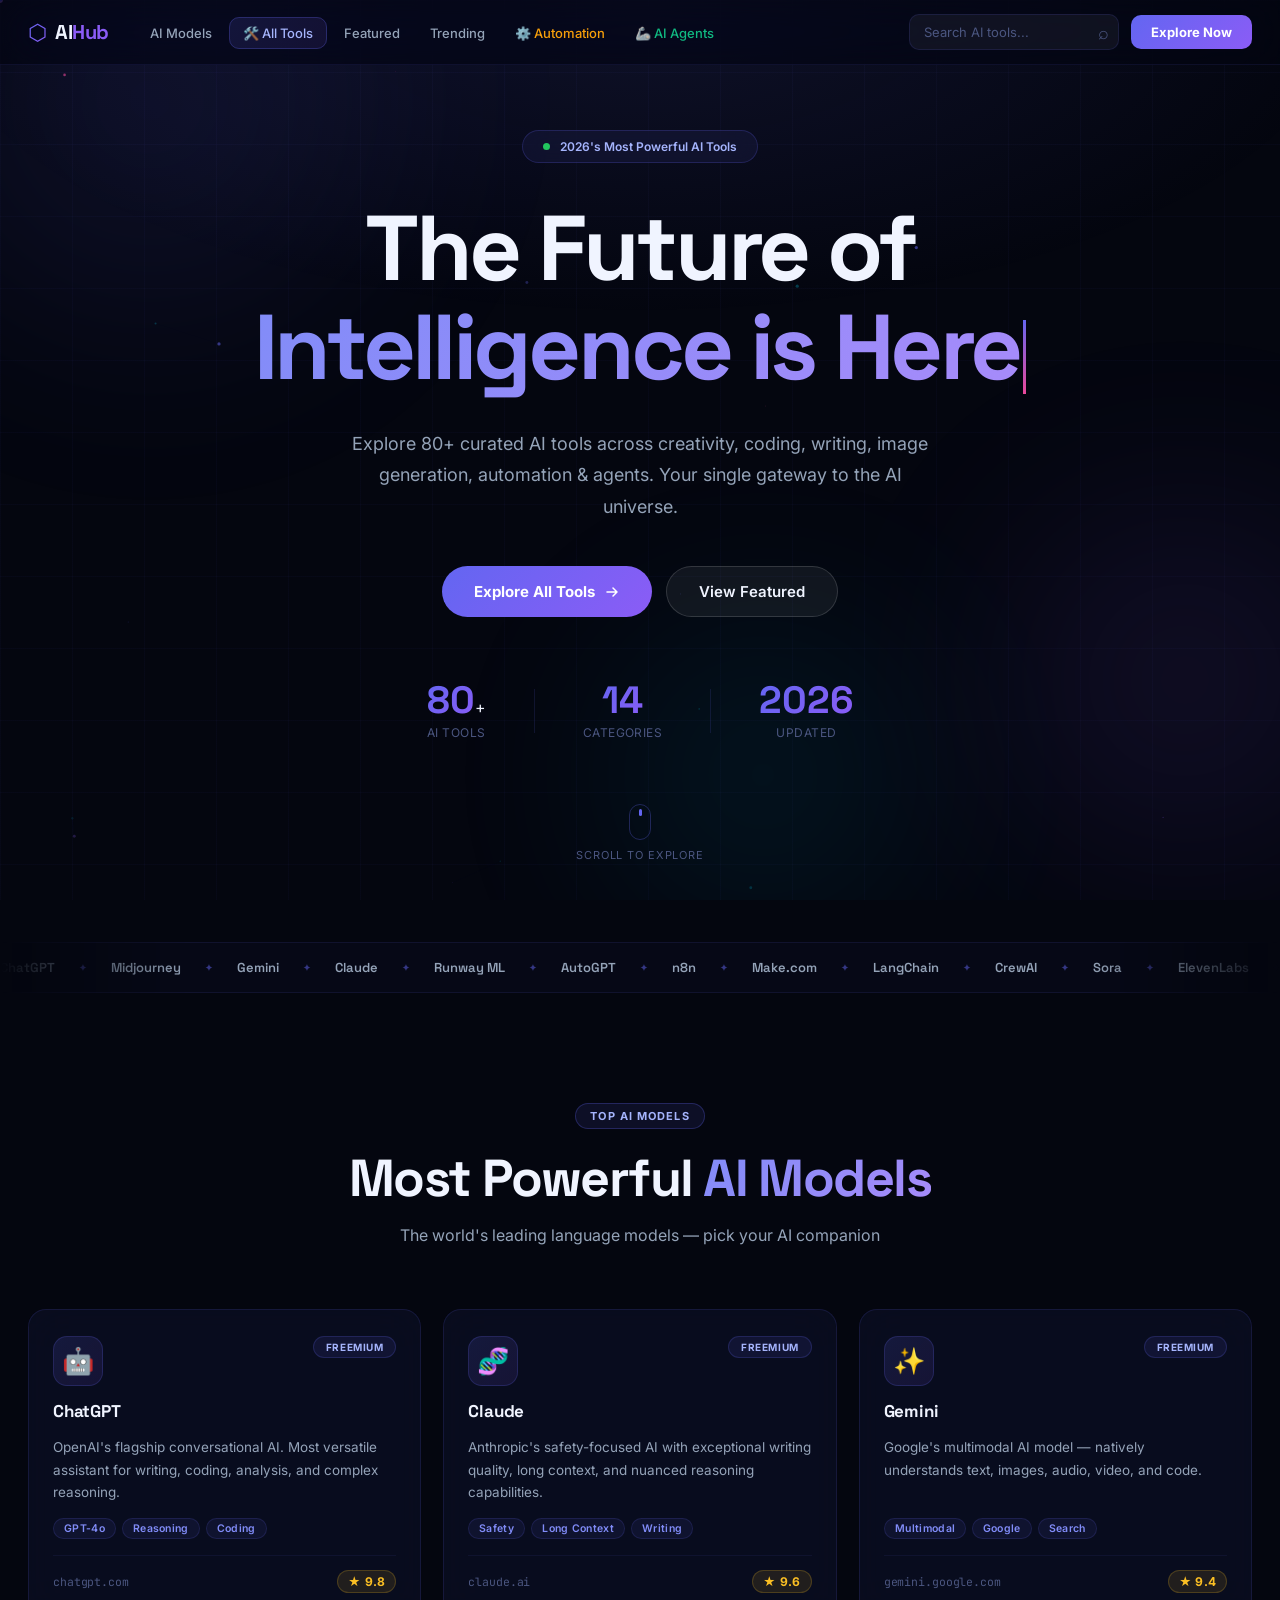
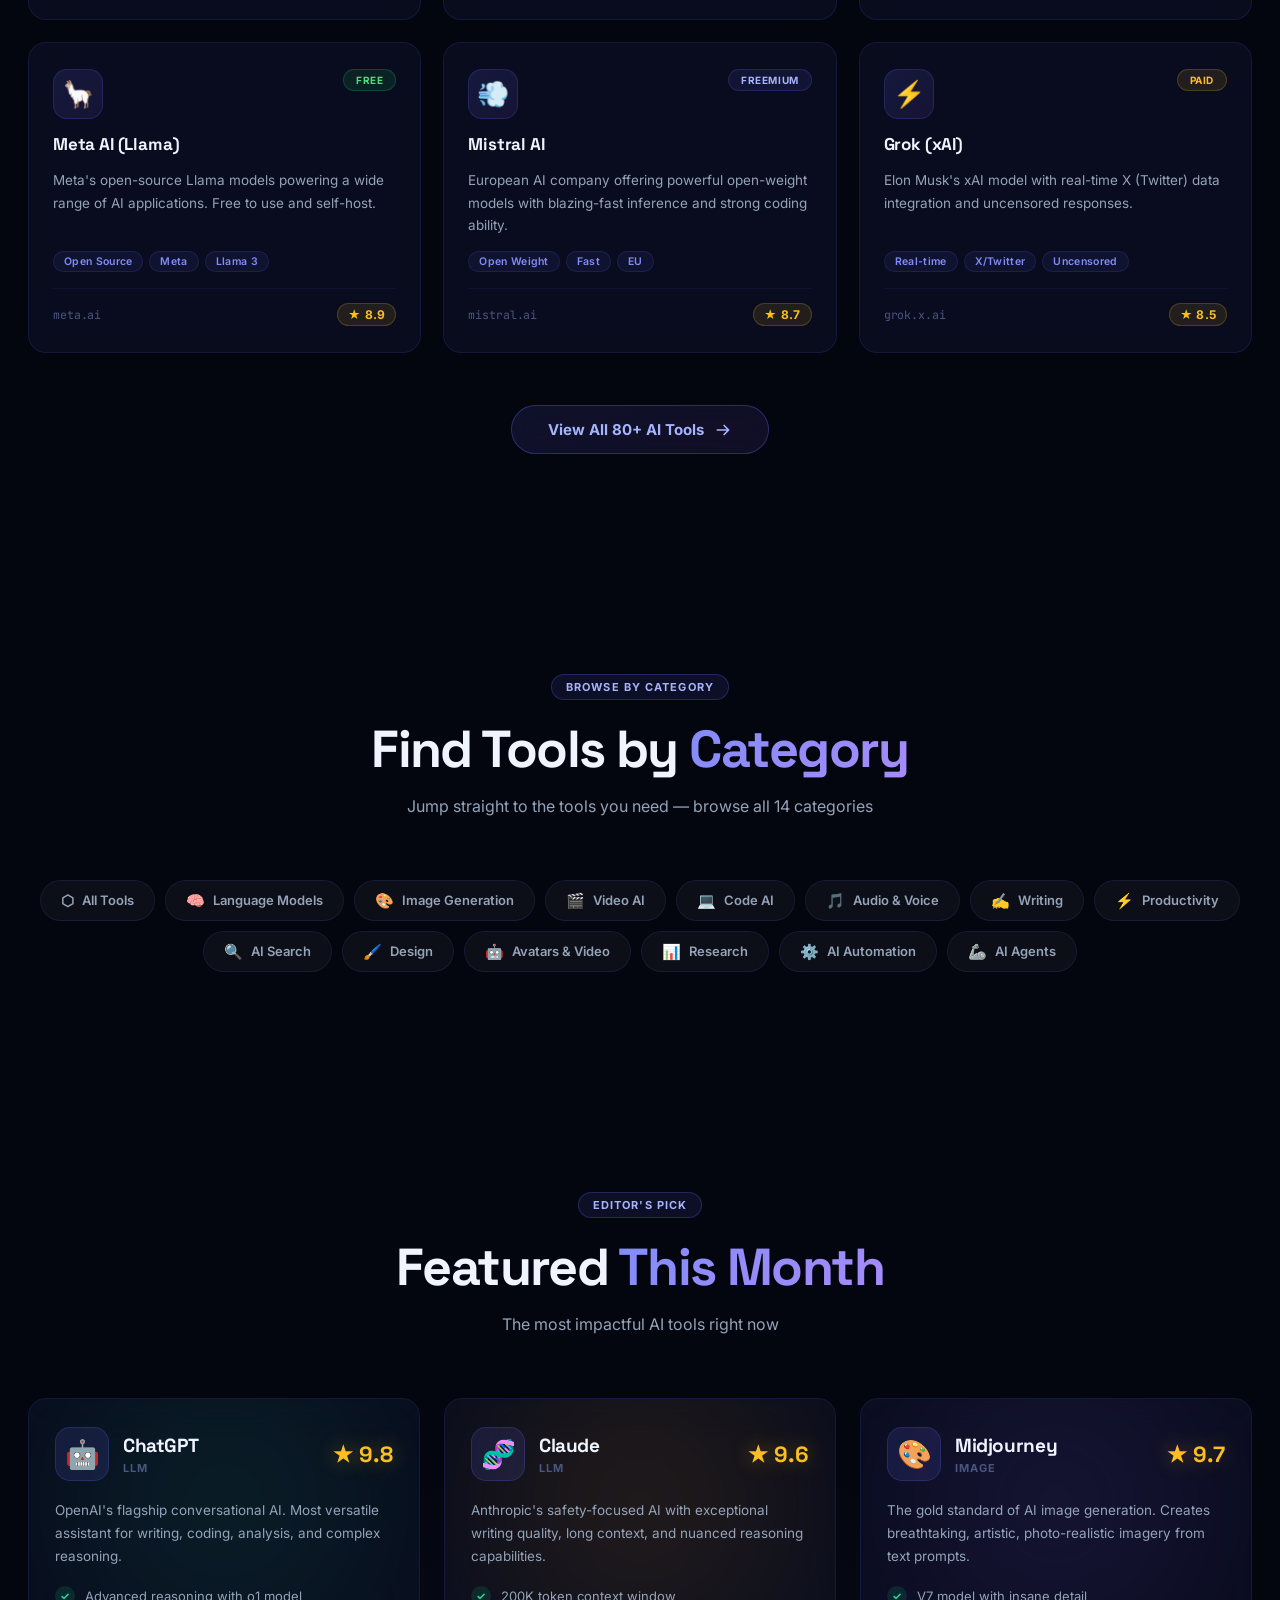
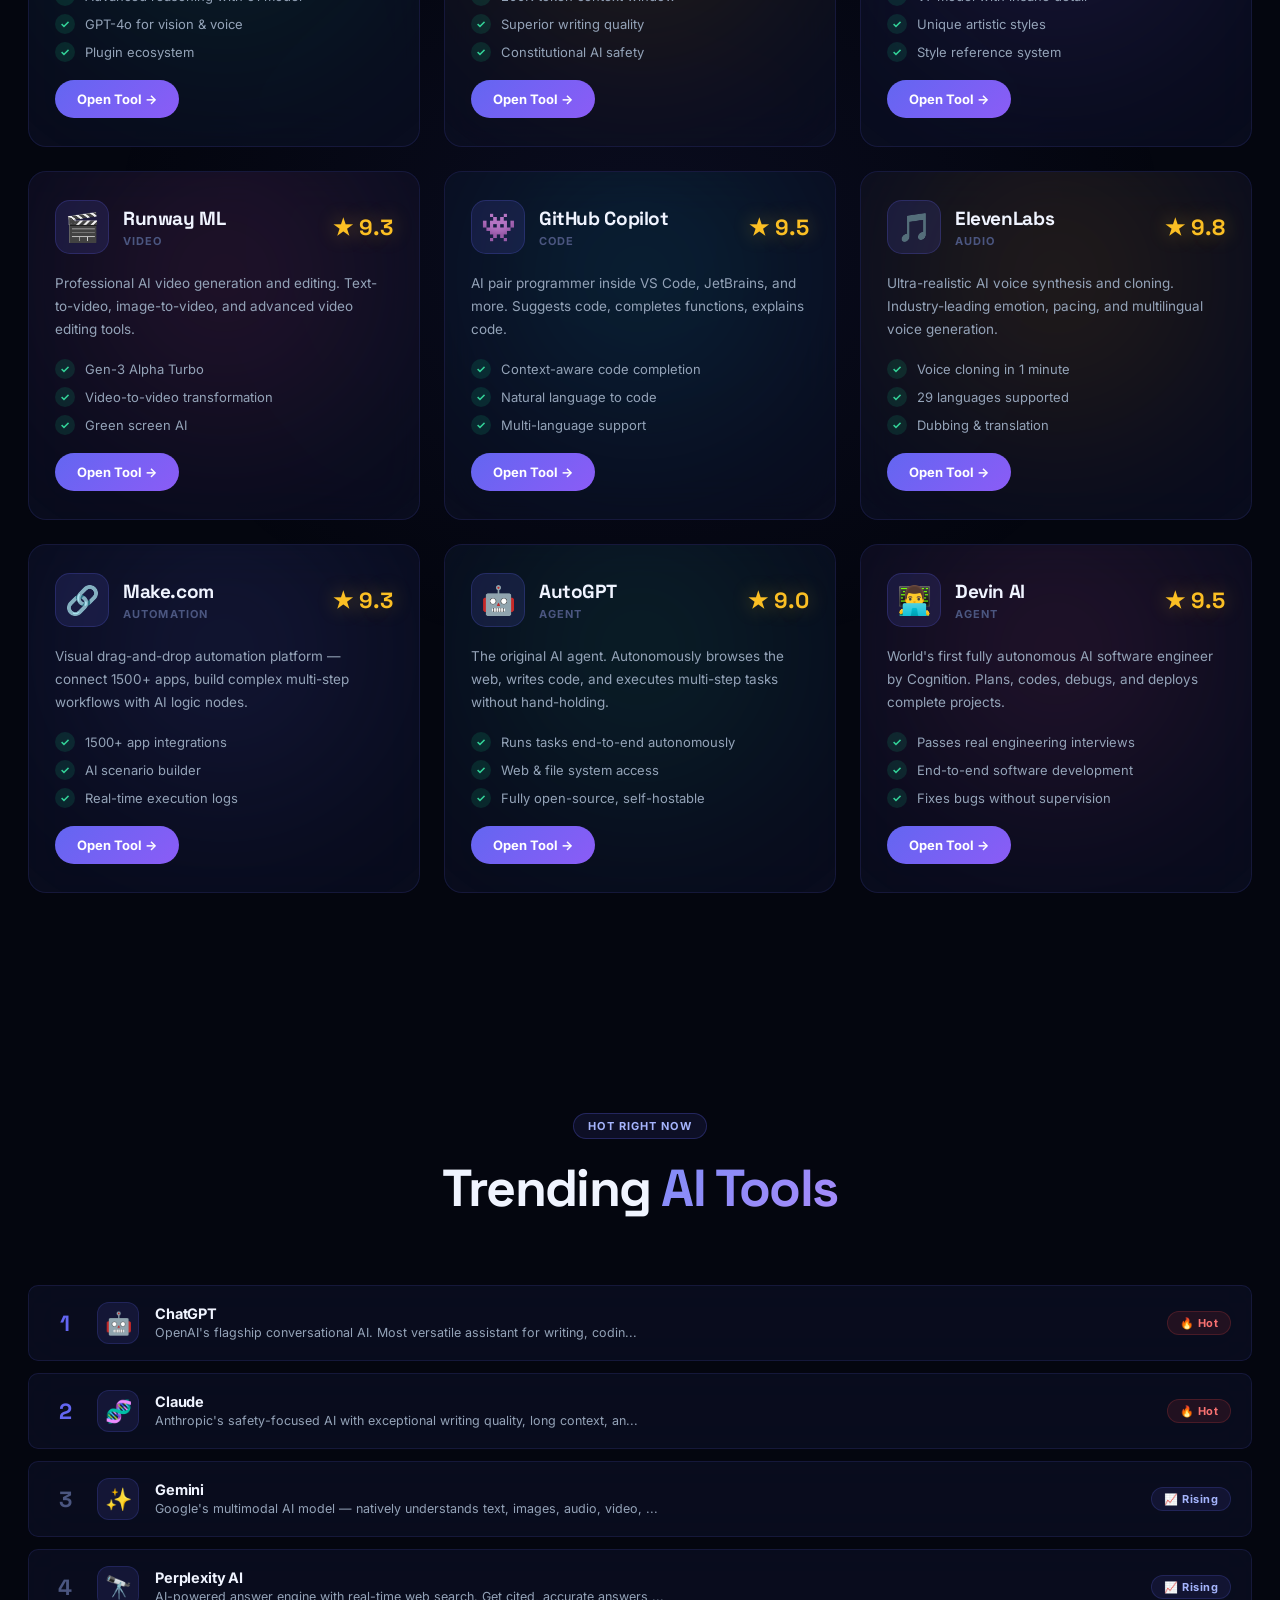
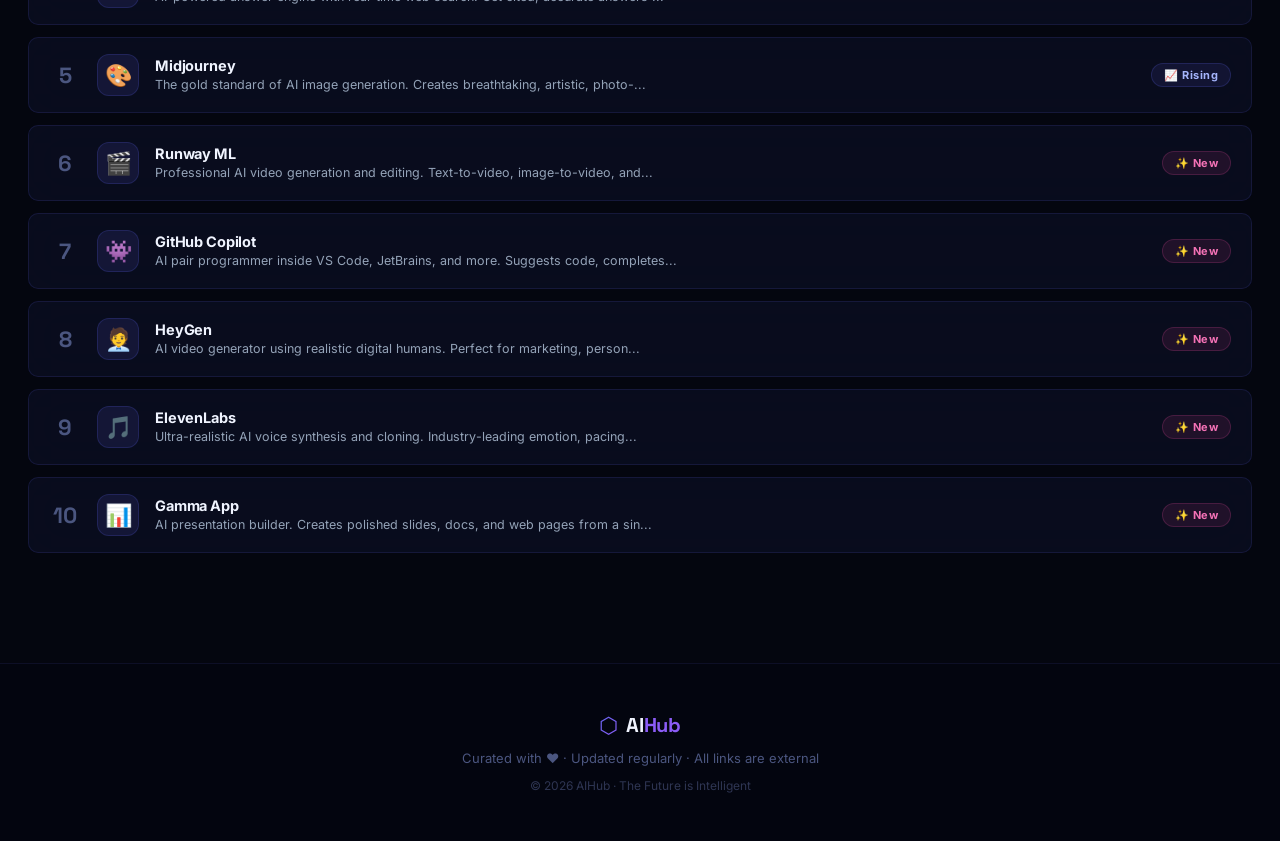
<file: index.html>
<!DOCTYPE html>
<html lang="en">

<head>
    <meta charset="UTF-8" />
    <meta name="viewport" content="width=device-width, initial-scale=1.0" />
    <title>AI Tools Hub — Explore the Future of Intelligence</title>
    <meta name="description"
        content="Discover the best AI tools of 2025. Curated collection of AI-powered apps, models, and platforms for creators, developers, and businesses." />
    <link rel="preconnect" href="https://fonts.googleapis.com" />
    <link rel="preconnect" href="https://fonts.gstatic.com" crossorigin />
    <link
        href="https://fonts.googleapis.com/css2?family=Inter:wght@300;400;500;600;700;800;900&family=Space+Grotesk:wght@400;500;600;700&family=JetBrains+Mono:wght@400;500&display=swap"
        rel="stylesheet" />
    <link rel="stylesheet" href="style.css" />
</head>

<body>

    <!-- Animated Background soft -->
    <div class="bg-grid"></div>
    <div class="orbs">
        <div class="orb orb-1"></div>
        <div class="orb orb-2"></div>
        <div class="orb orb-3"></div>
    </div>
    <canvas id="particles"></canvas>

    <!-- Navigation -->
    <nav class="navbar" id="navbar">
        <div class="nav-inner">
            <div class="nav-logo">
                <span class="logo-icon">⬡</span>
                <span class="logo-text">AI<span class="accent">Hub</span></span>
            </div>
            <ul class="nav-links">
                <li><a href="#models" class="nav-link">AI Models</a></li>
                <li><a href="all-tools.html" class="nav-link nav-link-tools">🛠️ All Tools</a></li>
                <li><a href="#featured" class="nav-link">Featured</a></li>
                <li><a href="#trending" class="nav-link">Trending</a></li>
                <li><a href="all-tools.html?cat=automation" class="nav-link nav-link-auto">⚙️ Automation</a></li>
                <li><a href="all-tools.html?cat=agent" class="nav-link nav-link-agent">🦾 AI Agents</a></li>
            </ul>
            <div class="nav-actions">
                <div class="search-wrap">
                    <input type="text" class="search-input" id="searchInput" placeholder="Search AI tools..." />
                    <span class="search-icon">⌕</span>
                </div>
                <button class="btn-glow" onclick="scrollToTools()">Explore Now</button>
            </div>
        </div>
    </nav>

    <!-- Hero Section -->
    <section class="hero">
        <div class="hero-badge">
            <span class="badge-dot"></span>
            <span>2026's Most Powerful AI Tools</span>
        </div>
        <h1 class="hero-title">
            The Future of <br />
            <span class="gradient-text typing-text" id="typingText"></span>
        </h1>
        <p class="hero-sub">Explore 80+ curated AI tools across creativity, coding, writing, image generation,
            automation &amp; agents.
            Your single gateway to the AI universe.</p>
        <div class="hero-cta">
            <a class="btn-primary" href="all-tools.html">
                <span>Explore All Tools</span>
                <svg width="16" height="16" viewBox="0 0 16 16" fill="none">
                    <path d="M3 8H13M13 8L9 4M13 8L9 12" stroke="currentColor" stroke-width="1.5" stroke-linecap="round"
                        stroke-linejoin="round" />
                </svg>
            </a>
            <button class="btn-secondary"
                onclick="document.getElementById('featured').scrollIntoView({behavior:'smooth'})">
                View Featured
            </button>
        </div>
        <div class="hero-stats">
            <div class="stat"><span class="stat-num" data-target="80">0</span><span>+</span>
                <div class="stat-label">AI Tools</div>
            </div>
            <div class="stat-divider"></div>
            <div class="stat"><span class="stat-num" data-target="14">0</span><span></span>
                <div class="stat-label">Categories</div>
            </div>
            <div class="stat-divider"></div>
            <div class="stat"><span class="stat-num" data-target="2026">0</span><span></span>
                <div class="stat-label">Updated</div>
            </div>
        </div>
        <div class="hero-scroll">
            <div class="scroll-indicator">
                <div class="scroll-dot"></div>
            </div>
            <span>Scroll to explore</span>
        </div>
    </section>

    <!-- Marquee Banner -->
    <div class="marquee-wrap">
        <div class="marquee-track">
            <div class="marquee-content">
                <span>ChatGPT</span><span class="sep">✦</span>
                <span>Midjourney</span><span class="sep">✦</span>
                <span>Gemini</span><span class="sep">✦</span>
                <span>Claude</span><span class="sep">✦</span>
                <span>Runway ML</span><span class="sep">✦</span>
                <span>AutoGPT</span><span class="sep">✦</span>
                <span>n8n</span><span class="sep">✦</span>
                <span>Make.com</span><span class="sep">✦</span>
                <span>LangChain</span><span class="sep">✦</span>
                <span>CrewAI</span><span class="sep">✦</span>
                <span>Sora</span><span class="sep">✦</span>
                <span>ElevenLabs</span><span class="sep">✦</span>
                <span>Perplexity</span><span class="sep">✦</span>
                <span>GitHub Copilot</span><span class="sep">✦</span>
                <span>Notion AI</span><span class="sep">✦</span>
                <span>Synthesia</span><span class="sep">✦</span>
                <span>Devin AI</span><span class="sep">✦</span>
                <span>BabyAGI</span><span class="sep">✦</span>
                <span>ChatGPT</span><span class="sep">✦</span>
                <span>Midjourney</span><span class="sep">✦</span>
                <span>Gemini</span><span class="sep">✦</span>
                <span>Claude</span><span class="sep">✦</span>
                <span>AutoGPT</span><span class="sep">✦</span>
                <span>n8n</span><span class="sep">✦</span>
                <span>Make.com</span><span class="sep">✦</span>
                <span>LangChain</span><span class="sep">✦</span>
                <span>CrewAI</span><span class="sep">✦</span>
                <span>Sora</span><span class="sep">✦</span>
                <span>Devin AI</span><span class="sep">✦</span>
                <span>BabyAGI</span><span class="sep">✦</span>
            </div>
        </div>
    </div>

    <!-- Top AI Models Section (6 preview) -->
    <section class="section" id="models">
        <div class="container">
            <div class="section-header">
                <div class="tag">Top AI Models</div>
                <h2>Most Powerful <span class="gradient-text">AI Models</span></h2>
                <p>The world's leading language models &mdash; pick your AI companion</p>
            </div>
            <div class="tools-grid" id="modelsGrid"><!-- 6 model cards injected by JS --></div>
            <div class="view-all-wrap">
                <a href="all-tools.html" class="btn-view-all">
                    <span>View All 80+ AI Tools</span>
                    <svg width="18" height="18" viewBox="0 0 16 16" fill="none"><path d="M3 8H13M13 8L9 4M13 8L9 12" stroke="currentColor" stroke-width="1.5" stroke-linecap="round" stroke-linejoin="round" /></svg>
                </a>
            </div>
        </div>
    </section>

    <!-- Category Quick Links -->
    <section class="section" id="categories">
        <div class="container">
            <div class="section-header">
                <div class="tag">Browse by Category</div>
                <h2>Find Tools by <span class="gradient-text">Category</span></h2>
                <p>Jump straight to the tools you need &mdash; browse all 14 categories</p>
            </div>
            <div class="categories-grid">
                <a href="all-tools.html?cat=all" class="cat-btn"><span class="cat-icon">&#x2B21;</span> All Tools</a>
                <a href="all-tools.html?cat=llm" class="cat-btn"><span class="cat-icon">&#x1F9E0;</span> Language Models</a>
                <a href="all-tools.html?cat=image" class="cat-btn"><span class="cat-icon">&#x1F3A8;</span> Image Generation</a>
                <a href="all-tools.html?cat=video" class="cat-btn"><span class="cat-icon">&#x1F3AC;</span> Video AI</a>
                <a href="all-tools.html?cat=code" class="cat-btn"><span class="cat-icon">&#x1F4BB;</span> Code AI</a>
                <a href="all-tools.html?cat=audio" class="cat-btn"><span class="cat-icon">&#x1F3B5;</span> Audio &amp; Voice</a>
                <a href="all-tools.html?cat=writing" class="cat-btn"><span class="cat-icon">&#x270D;&#xFE0F;</span> Writing</a>
                <a href="all-tools.html?cat=productivity" class="cat-btn"><span class="cat-icon">&#x26A1;</span> Productivity</a>
                <a href="all-tools.html?cat=search" class="cat-btn"><span class="cat-icon">&#x1F50D;</span> AI Search</a>
                <a href="all-tools.html?cat=design" class="cat-btn"><span class="cat-icon">&#x1F58C;&#xFE0F;</span> Design</a>
                <a href="all-tools.html?cat=avatar" class="cat-btn"><span class="cat-icon">&#x1F916;</span> Avatars &amp; Video</a>
                <a href="all-tools.html?cat=research" class="cat-btn"><span class="cat-icon">&#x1F4CA;</span> Research</a>
                <a href="all-tools.html?cat=automation" class="cat-btn"><span class="cat-icon">&#x2699;&#xFE0F;</span> AI Automation</a>
                <a href="all-tools.html?cat=agent" class="cat-btn"><span class="cat-icon">&#x1F9BE;</span> AI Agents</a>
            </div>
        </div>
    </section>

    <!-- Featured Section -->
    <section class="section featured-section" id="featured">
        <div class="container">
            <div class="section-header">
                <div class="tag">Editor's Pick</div>
                <h2>Featured <span class="gradient-text">This Month</span></h2>
                <p>The most impactful AI tools right now</p>
            </div>
            <div class="featured-grid" id="featuredGrid">
                <!-- Featured cards injected by JS -->
            </div>
        </div>
    </section>

    <!-- Trending Section -->
    <section class="section" id="trending">
        <div class="container">
            <div class="section-header">
                <div class="tag">Hot Right Now</div>
                <h2>Trending <span class="gradient-text">AI Tools</span></h2>
            </div>
            <div class="trending-list" id="trendingList">
                <!-- Trending items injected by JS -->
            </div>
        </div>
    </section>

    <!-- Footer -->
    <footer class="footer">
        <div class="footer-inner">
            <div class="nav-logo">
                <span class="logo-icon">⬡</span>
                <span class="logo-text">AI<span class="accent">Hub</span></span>
            </div>
            <p class="footer-note">Curated with ♥ · Updated regularly · All links are external</p>
            <p class="footer-copy">© 2026 AIHub · The Future is Intelligent</p>
        </div>
    </footer>

    <script src="app.js"></script>
    <script>
        // Homepage: render 6 top AI model preview cards in one line some new
        document.addEventListener('DOMContentLoaded', () => {
            const TOP_MODELS = AI_TOOLS.filter(t => t.cat === 'llm').slice(0, 6);
            const grid = document.getElementById('modelsGrid');
            TOP_MODELS.forEach((tool, i) => grid.appendChild(createToolCard(tool, i * 60)));
        });
    </script>
</body>

</html>
</file>
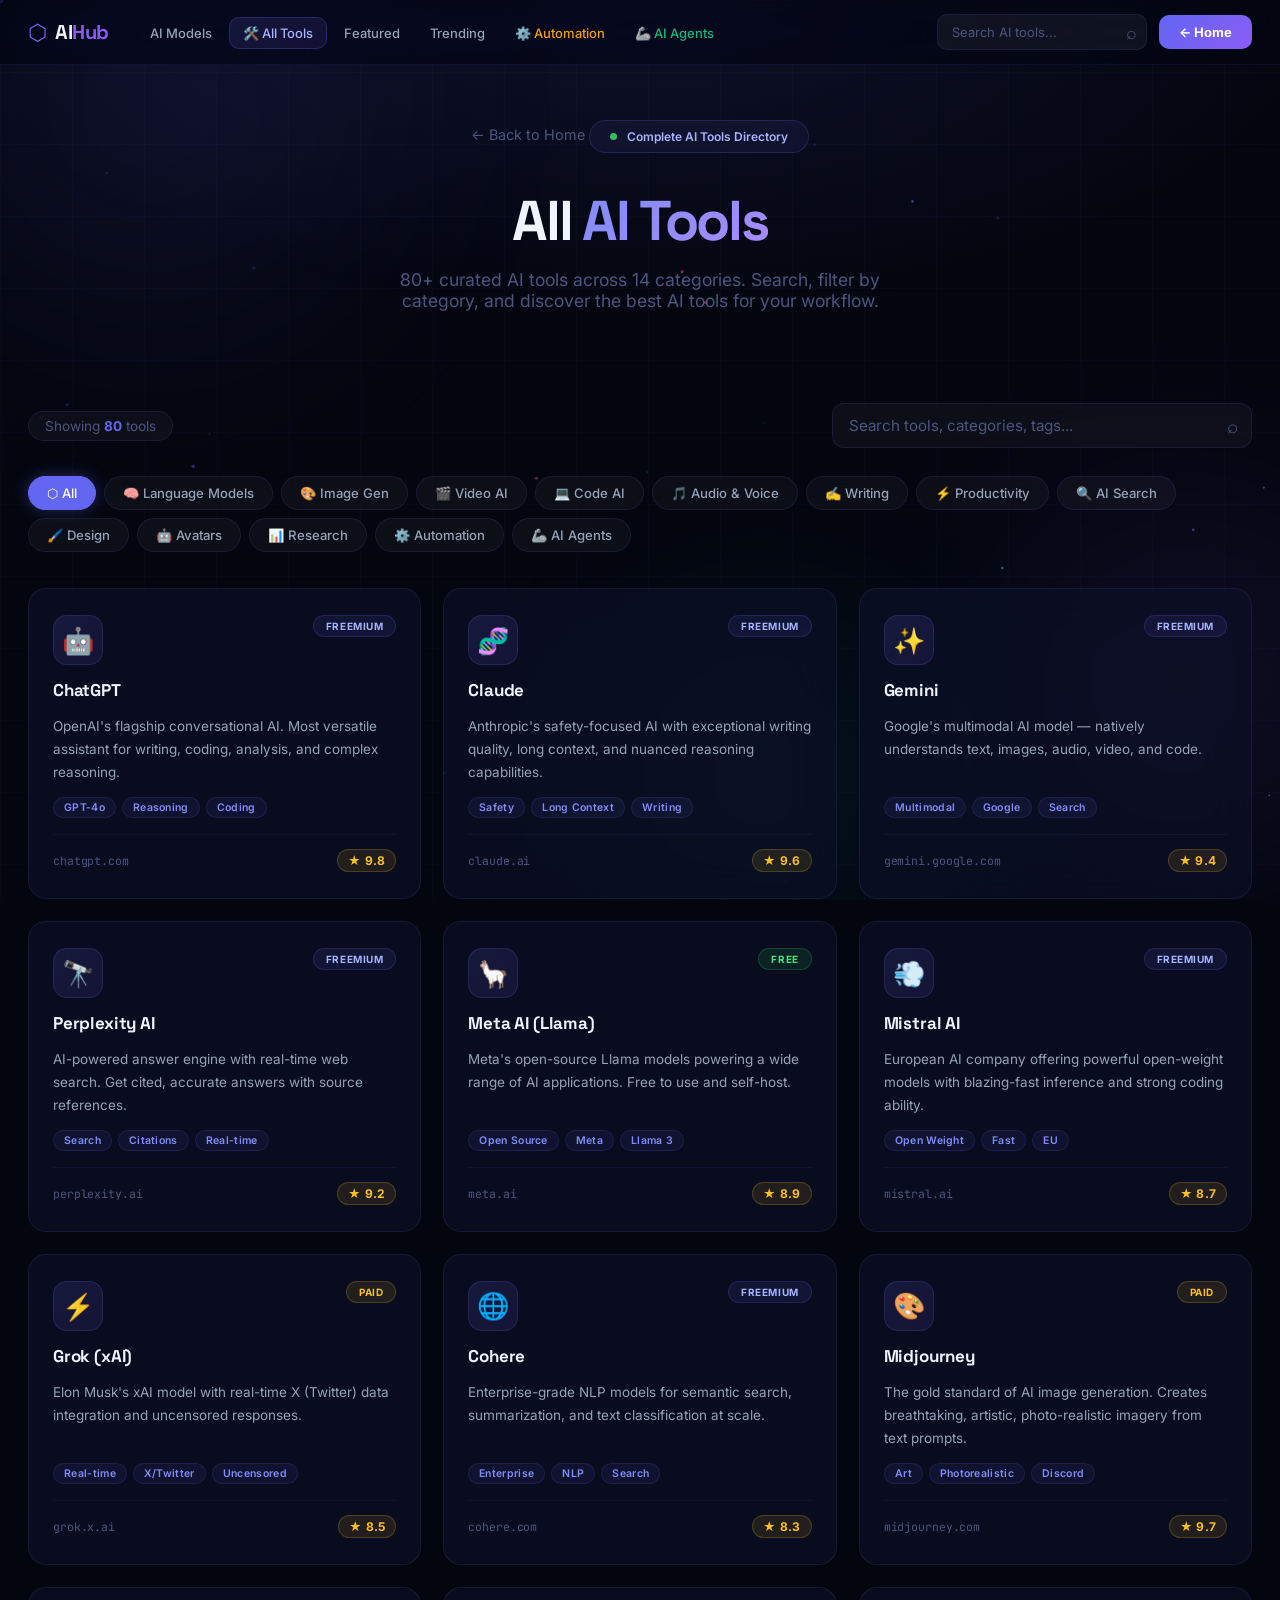
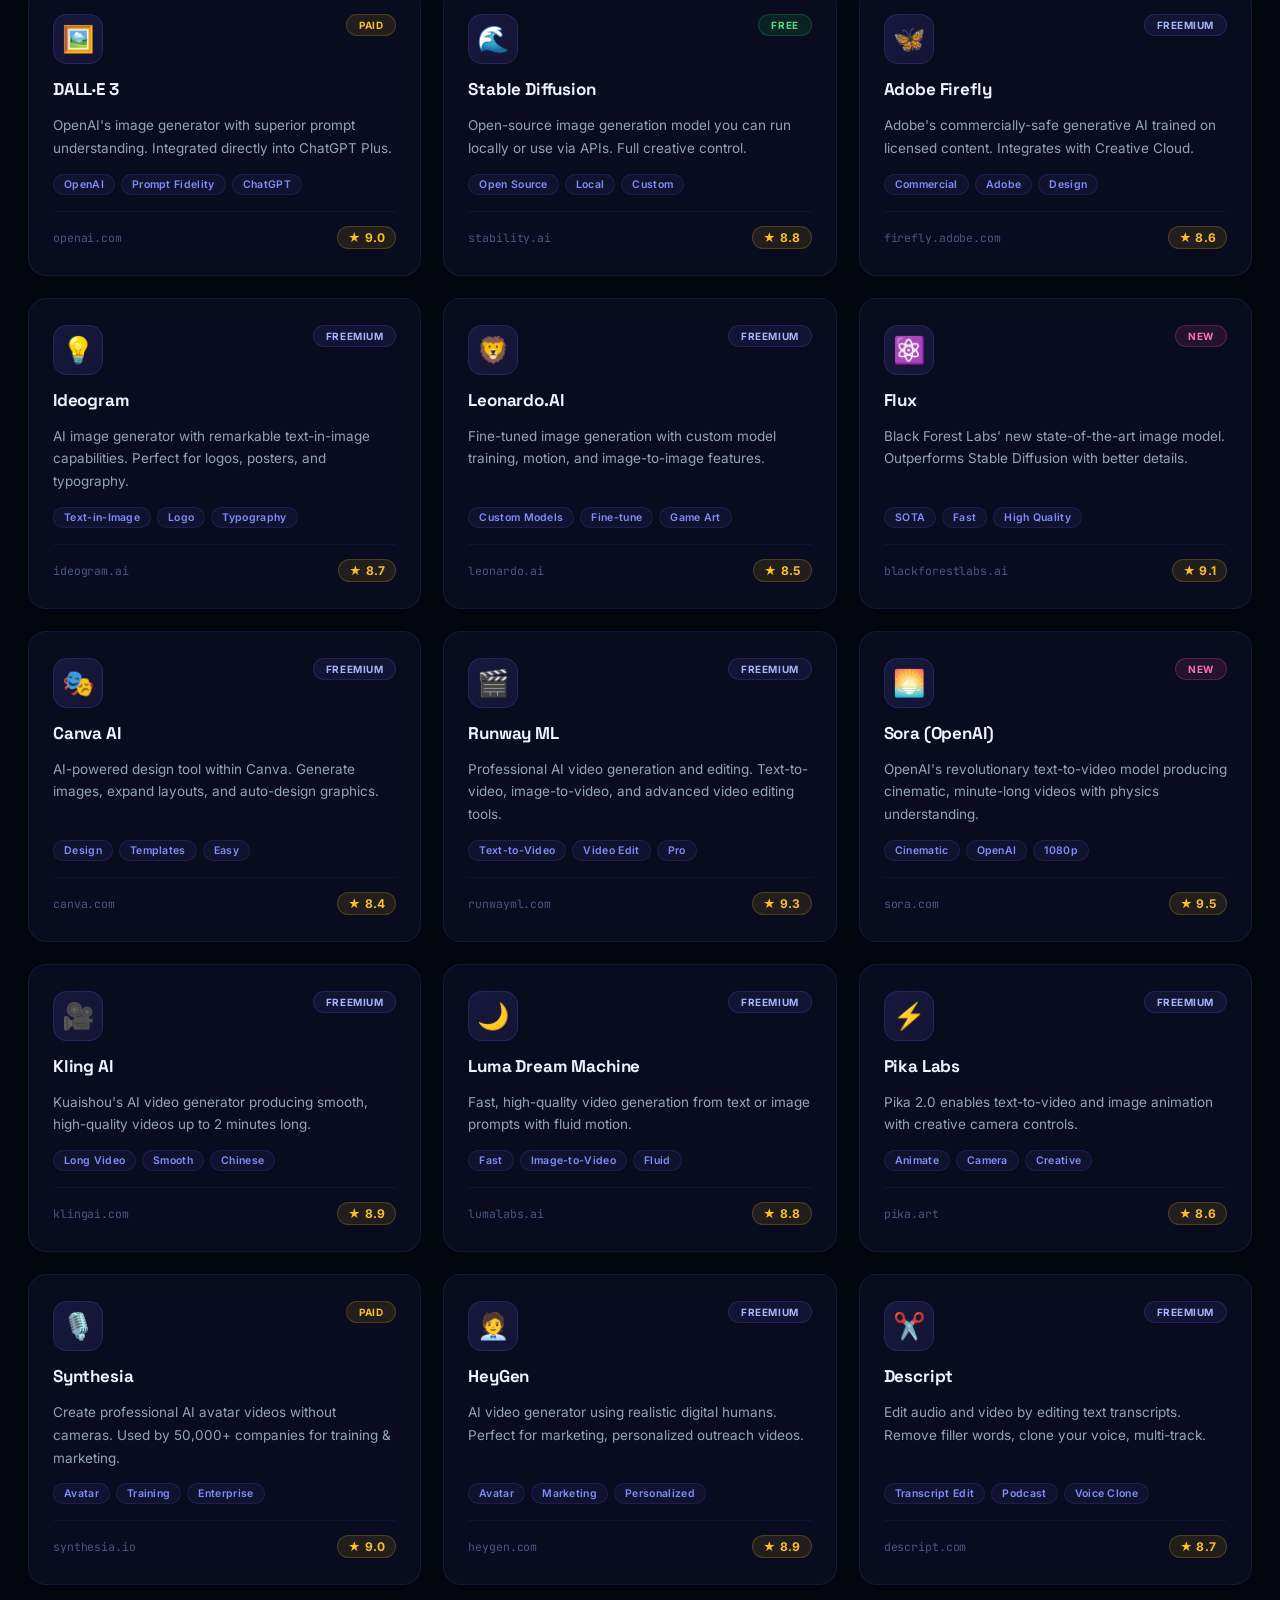
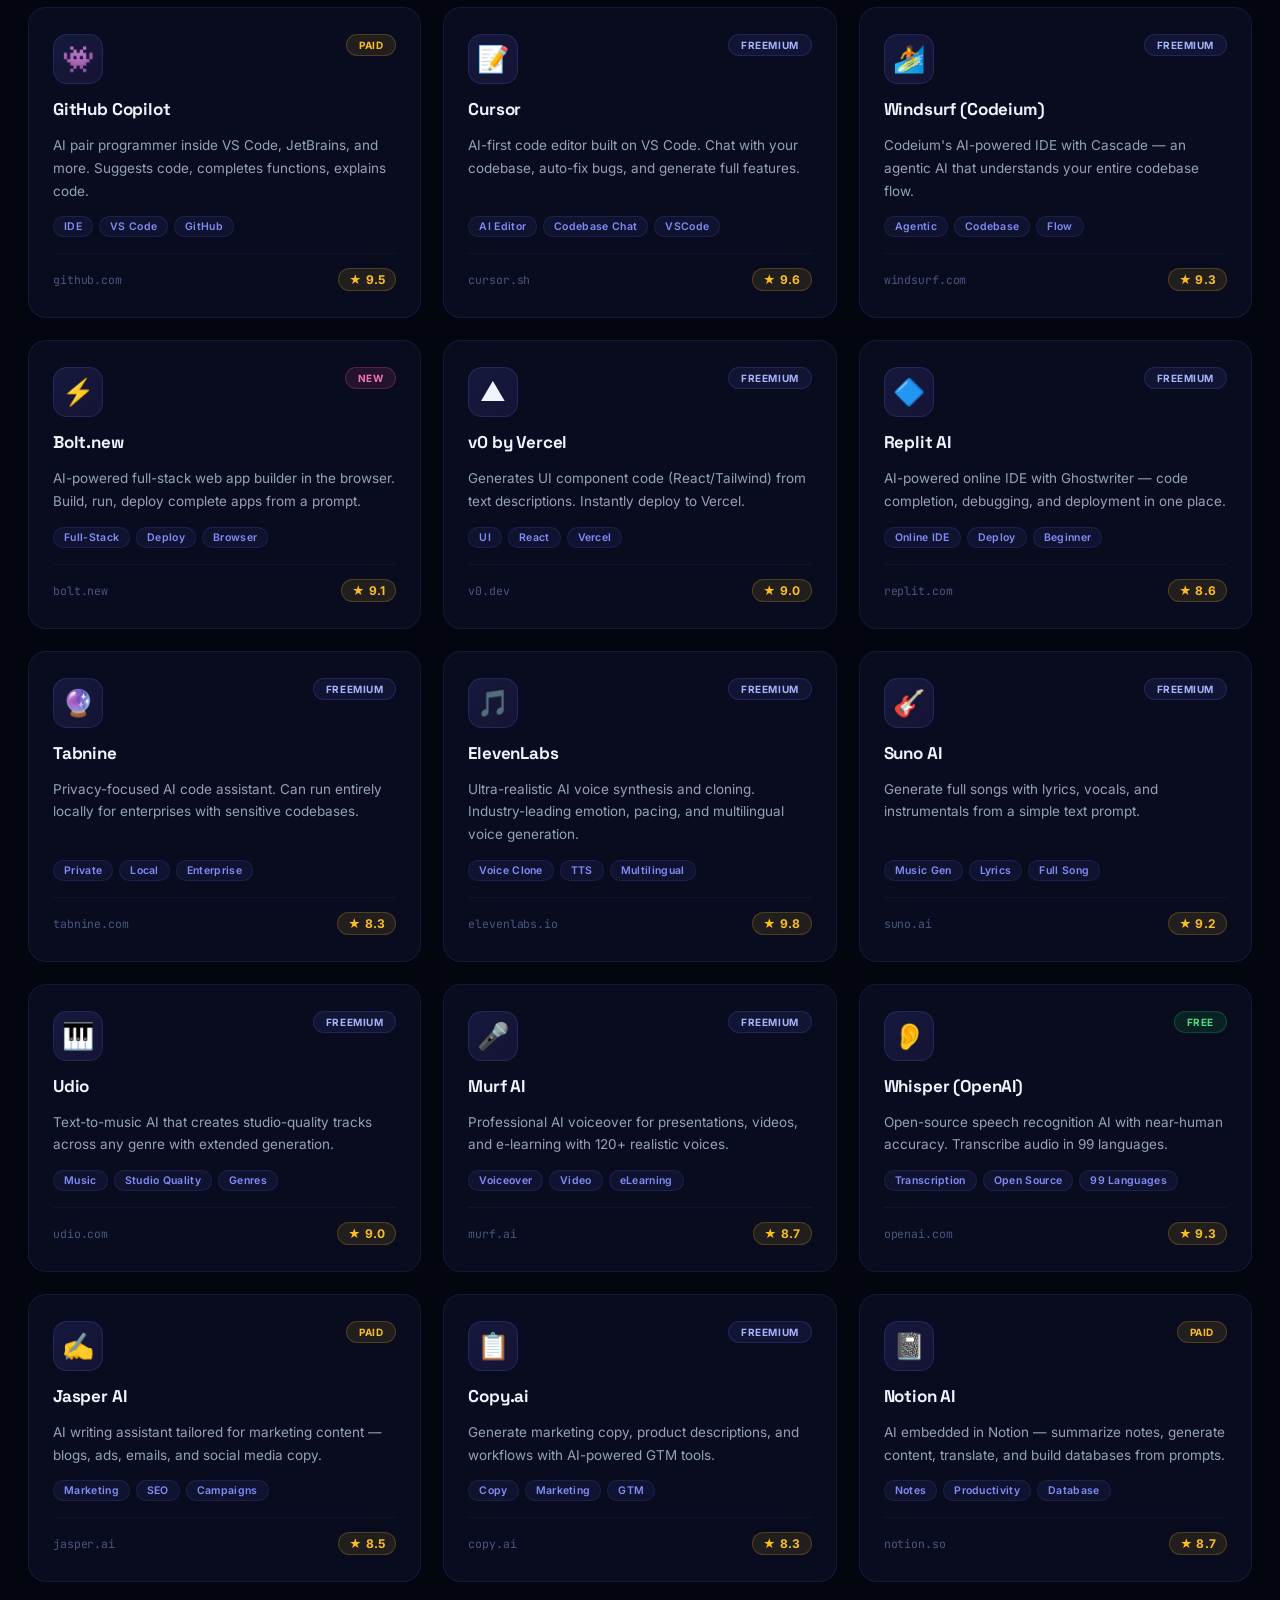
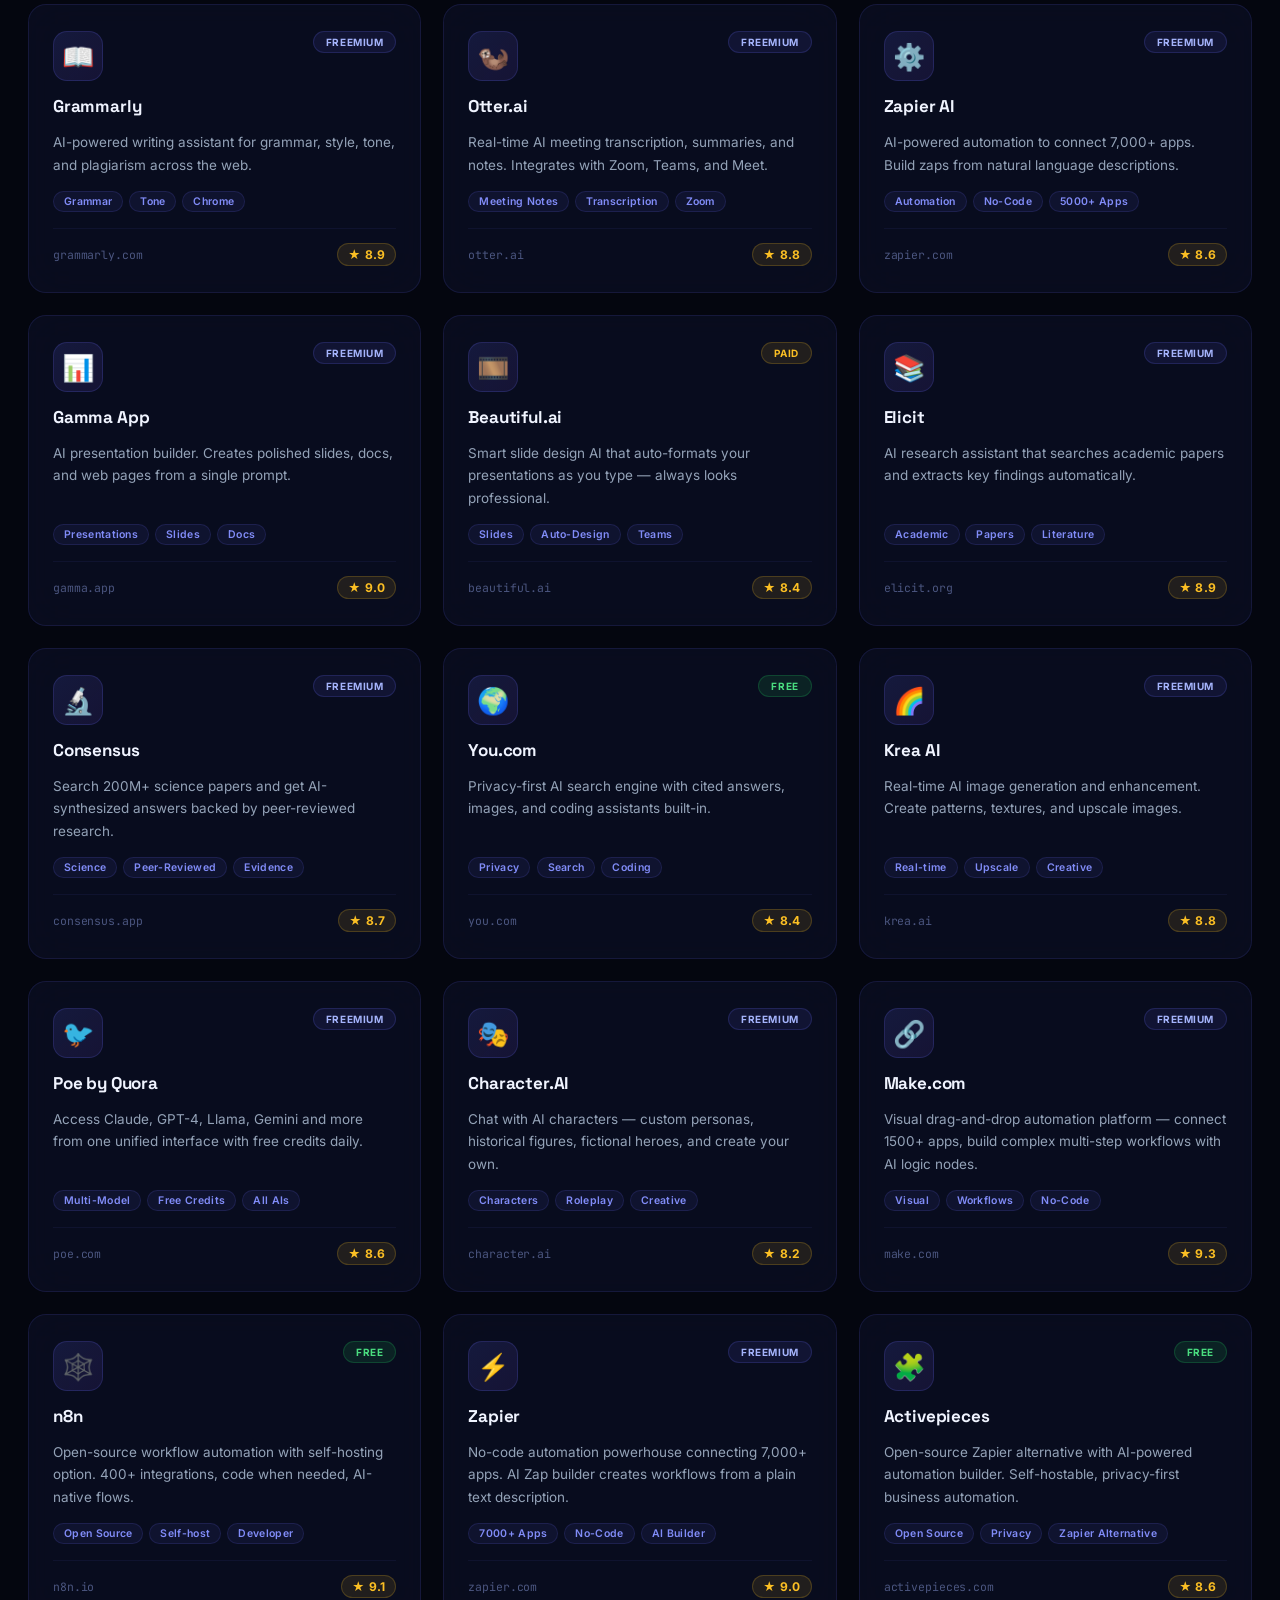
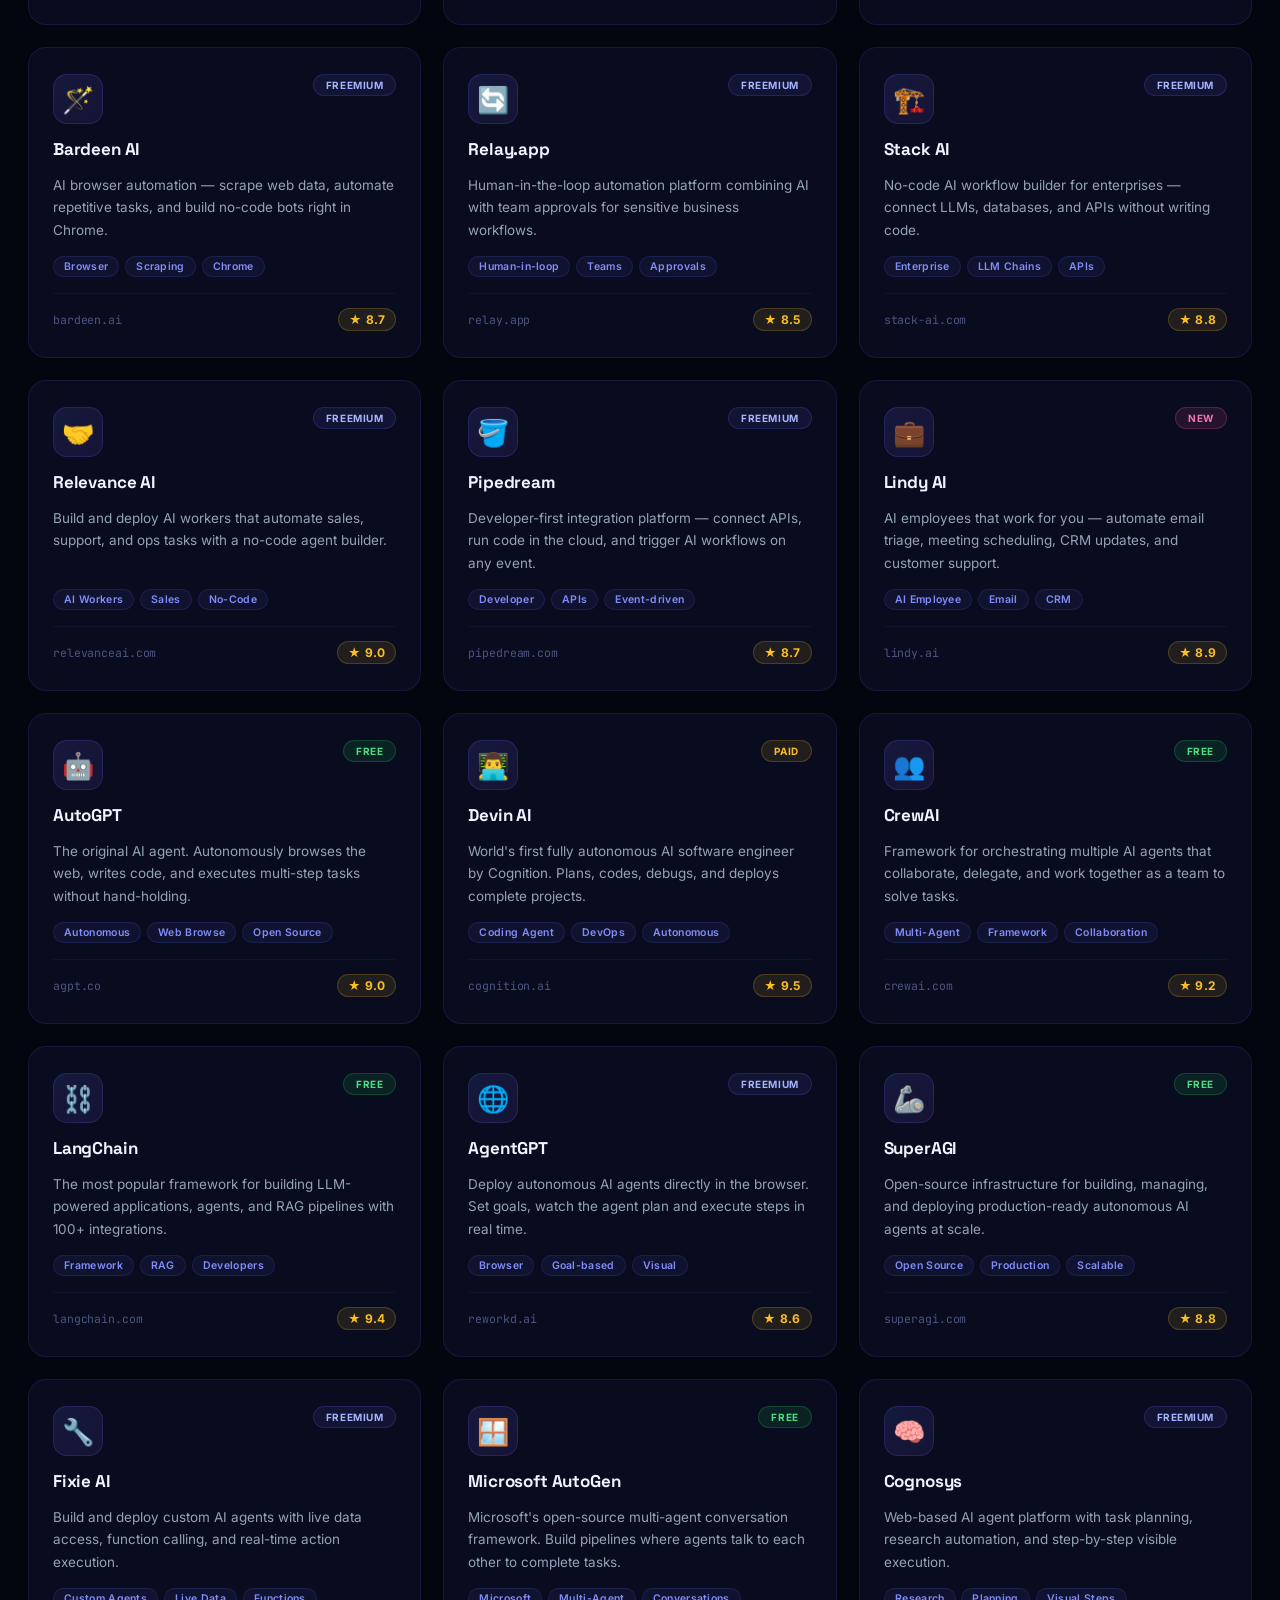
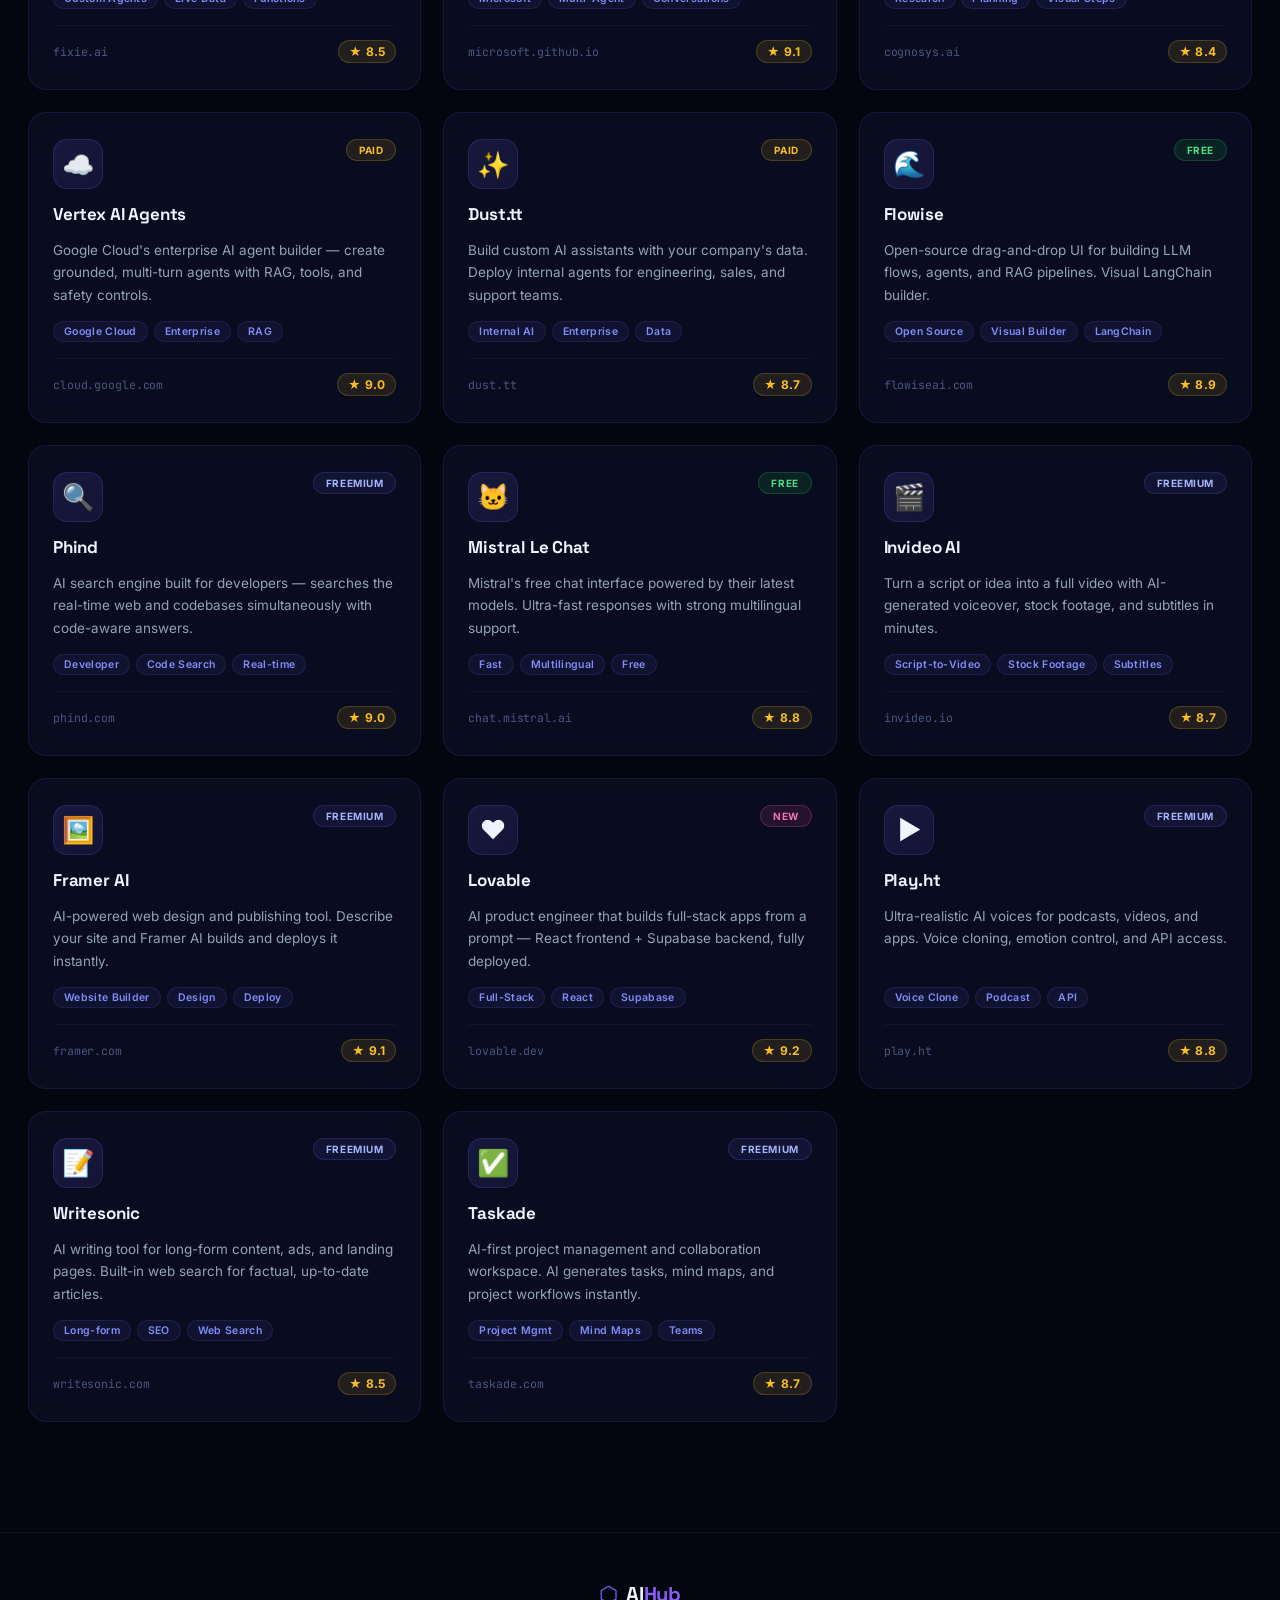
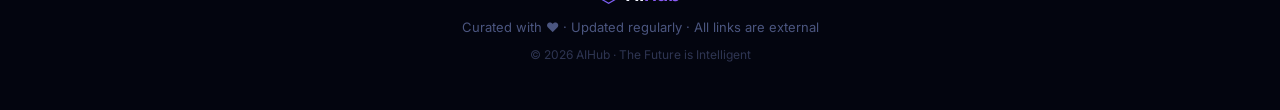
<file: all-tools.html>
<!DOCTYPE html>
<html lang="en">

<head>
    <meta charset="UTF-8" />
    <meta name="viewport" content="width=device-width, initial-scale=1.0" />
    <title>All AI Tools — Complete Directory | AIHub</title>
    <meta name="description"
        content="Browse all 80+ AI tools in one place. Filter by category: Language Models, Image AI, Video AI, Code AI, Audio, Writing, Automation, Agents and more." />
    <link rel="preconnect" href="https://fonts.googleapis.com" />
    <link rel="preconnect" href="https://fonts.gstatic.com" crossorigin />
    <link
        href="https://fonts.googleapis.com/css2?family=Inter:wght@300;400;500;600;700;800;900&family=Space+Grotesk:wght@400;500;600;700&family=JetBrains+Mono:wght@400;500&display=swap"
        rel="stylesheet" />
    <link rel="stylesheet" href="style.css" />
    <style>
        /* ===== PAGE-SPECIFIC OVERRIDES ===== */
        .page-hero {
            padding: 120px 0 60px;
            text-align: center;
        }

        .page-hero h1 {
            font-family: 'Space Grotesk', sans-serif;
            font-size: clamp(2rem, 5vw, 3.5rem);
            font-weight: 800;
            line-height: 1.15;
            margin-bottom: 16px;
        }

        .page-hero p {
            color: var(--text-muted);
            font-size: 1.1rem;
            max-width: 560px;
            margin: 0 auto 32px;
        }

        .tools-page-controls {
            display: flex;
            flex-wrap: wrap;
            gap: 12px;
            align-items: center;
            justify-content: space-between;
            margin-bottom: 28px;
        }

        .tools-count-badge {
            font-size: 0.85rem;
            color: var(--text-muted);
            background: var(--glass);
            border: 1px solid var(--border);
            border-radius: 20px;
            padding: 6px 16px;
            white-space: nowrap;
        }

        .tools-count-badge span {
            color: var(--primary);
            font-weight: 700;
        }

        .search-wrap-lg {
            position: relative;
            flex: 1;
            max-width: 420px;
        }

        .search-wrap-lg input {
            width: 100%;
            background: var(--glass);
            border: 1px solid var(--border);
            border-radius: 12px;
            padding: 12px 44px 12px 16px;
            color: var(--text-primary);
            font-size: 0.95rem;
            font-family: inherit;
            transition: border-color 0.3s, box-shadow 0.3s;
            outline: none;
            box-sizing: border-box;
        }

        .search-wrap-lg input:focus {
            border-color: var(--primary);
            box-shadow: 0 0 0 3px rgba(99, 102, 241, .15);
        }

        .search-wrap-lg .search-icon {
            position: absolute;
            right: 14px;
            top: 50%;
            transform: translateY(-50%);
            color: var(--text-muted);
            font-size: 1.2rem;
            pointer-events: none;
        }

        /* Filter tabs row */
        .filter-tabs {
            display: flex;
            flex-wrap: wrap;
            gap: 8px;
            margin-bottom: 36px;
        }

        .filter-tab {
            padding: 8px 18px;
            border-radius: 50px;
            border: 1px solid var(--border);
            background: var(--glass);
            color: var(--text-secondary);
            font-size: 0.82rem;
            font-weight: 500;
            cursor: pointer;
            transition: all 0.2s;
            white-space: nowrap;
            font-family: inherit;
        }

        .filter-tab:hover {
            border-color: var(--primary);
            color: var(--text-primary);
        }

        .filter-tab.active {
            background: var(--primary);
            border-color: var(--primary);
            color: #fff;
            box-shadow: 0 0 16px rgba(99, 102, 241, .35);
        }

        /* No results */
        .no-results {
            grid-column: 1 / -1;
            text-align: center;
            padding: 80px 20px;
            color: var(--text-muted);
        }

        .no-results .no-icon {
            font-size: 52px;
            margin-bottom: 16px;
        }

        /* Back link */
        .back-link {
            display: inline-flex;
            align-items: center;
            gap: 8px;
            color: var(--text-muted);
            font-size: 0.9rem;
            text-decoration: none;
            margin-bottom: 20px;
            transition: color 0.2s;
        }

        .back-link:hover {
            color: var(--primary);
        }
    </style>
</head>

<body>

    <!-- Animated Background -->
    <div class="bg-grid"></div>
    <div class="orbs">
        <div class="orb orb-1"></div>
        <div class="orb orb-2"></div>
        <div class="orb orb-3"></div>
    </div>
    <canvas id="particles"></canvas>

    <!-- Navigation -->
    <nav class="navbar" id="navbar">
        <div class="nav-inner">
            <div class="nav-logo">
                <a href="index.html"
                    style="display:flex;align-items:center;gap:8px;text-decoration:none;color:inherit;">
                    <span class="logo-icon">⬡</span>
                    <span class="logo-text">AI<span class="accent">Hub</span></span>
                </a>
            </div>
            <ul class="nav-links">
                <li><a href="index.html#models" class="nav-link">AI Models</a></li>
                <li><a href="all-tools.html" class="nav-link nav-link-tools active">🛠️ All Tools</a></li>
                <li><a href="index.html#featured" class="nav-link">Featured</a></li>
                <li><a href="index.html#trending" class="nav-link">Trending</a></li>
                <li><a href="all-tools.html?cat=automation" class="nav-link nav-link-auto">⚙️ Automation</a></li>
                <li><a href="all-tools.html?cat=agent" class="nav-link nav-link-agent">🦾 AI Agents</a></li>
            </ul>
            <div class="nav-actions">
                <div class="search-wrap">
                    <input type="text" class="search-input" id="navSearch" placeholder="Search AI tools..." />
                    <span class="search-icon">⌕</span>
                </div>
                <a href="index.html" class="btn-glow">← Home</a>
            </div>
        </div>
    </nav>

    <!-- Page Hero -->
    <section class="page-hero">
        <div class="container">
            <a href="index.html" class="back-link">← Back to Home</a>
            <div class="hero-badge" style="justify-content:center;display:inline-flex;">
                <span class="badge-dot"></span>
                <span>Complete AI Tools Directory</span>
            </div>
            <h1>All <span class="gradient-text">AI Tools</span></h1>
            <p>80+ curated AI tools across 14 categories. Search, filter by category, and discover the best AI tools for
                your workflow.</p>
        </div>
    </section>

    <!-- Main Tools Section -->
    <section class="section" id="tools" style="padding-top: 0;">
        <div class="container">

            <!-- Controls row -->
            <div class="tools-page-controls">
                <div class="tools-count-badge">Showing <span id="toolsCountDisplay">80</span> tools</div>
                <div class="search-wrap-lg">
                    <input type="text" id="searchInput" placeholder="Search tools, categories, tags..."
                        autocomplete="off" />
                    <span class="search-icon">⌕</span>
                </div>
            </div>

            <!-- Filter tabs -->
            <div class="filter-tabs" id="filterTabs">
                <button class="filter-tab active" data-cat="all">⬡ All</button>
                <button class="filter-tab" data-cat="llm">🧠 Language Models</button>
                <button class="filter-tab" data-cat="image">🎨 Image Gen</button>
                <button class="filter-tab" data-cat="video">🎬 Video AI</button>
                <button class="filter-tab" data-cat="code">💻 Code AI</button>
                <button class="filter-tab" data-cat="audio">🎵 Audio &amp; Voice</button>
                <button class="filter-tab" data-cat="writing">✍️ Writing</button>
                <button class="filter-tab" data-cat="productivity">⚡ Productivity</button>
                <button class="filter-tab" data-cat="search">🔍 AI Search</button>
                <button class="filter-tab" data-cat="design">🖌️ Design</button>
                <button class="filter-tab" data-cat="avatar">🤖 Avatars</button>
                <button class="filter-tab" data-cat="research">📊 Research</button>
                <button class="filter-tab" data-cat="automation">⚙️ Automation</button>
                <button class="filter-tab" data-cat="agent">🦾 AI Agents</button>
            </div>

            <!-- Tools Grid -->
            <div class="tools-grid" id="toolsGrid">
                <!-- Cards injected by JS -->
            </div>

        </div>
    </section>

    <!-- Footer -->
    <footer class="footer">
        <div class="footer-inner">
            <div class="nav-logo">
                <span class="logo-icon">⬡</span>
                <span class="logo-text">AI<span class="accent">Hub</span></span>
            </div>
            <p class="footer-note">Curated with ♥ · Updated regularly · All links are external</p>
            <p class="footer-copy">© 2026 AIHub · The Future is Intelligent</p>
        </div>
    </footer>

    <script src="app.js"></script>
    <script>
        /* ===== ALL TOOLS PAGE LOGIC ===== */
        (function () {
            let activeCategory = 'all';
            let searchQuery = '';

            // Read ?cat= from URL on load
            const params = new URLSearchParams(window.location.search);
            const initCat = params.get('cat') || 'all';

            function renderTools() {
                const grid = document.getElementById('toolsGrid');
                grid.innerHTML = '';
                const filtered = AI_TOOLS.filter(tool => {
                    const matchCat = activeCategory === 'all' || tool.cat === activeCategory;
                    const matchSearch = !searchQuery ||
                        tool.name.toLowerCase().includes(searchQuery) ||
                        tool.desc.toLowerCase().includes(searchQuery) ||
                        (tool.tags || []).some(t => t.toLowerCase().includes(searchQuery));
                    return matchCat && matchSearch;
                });

                document.getElementById('toolsCountDisplay').textContent = filtered.length;

                if (filtered.length === 0) {
                    grid.innerHTML = `<div class="no-results">
                    <div class="no-icon">🔍</div>
                    <p>No tools found for "<strong>${searchQuery || activeCategory}</strong>"</p>
                </div>`;
                    return;
                }

                filtered.forEach((tool, i) => {
                    const delay = Math.min(i * 25, 250);
                    grid.appendChild(createToolCard(tool, delay));
                });
            }

            function setActiveTab(cat) {
                activeCategory = cat;
                document.querySelectorAll('.filter-tab').forEach(b => {
                    b.classList.toggle('active', b.dataset.cat === cat);
                });
                renderTools();
            }

            document.addEventListener('DOMContentLoaded', () => {
                initParticles();

                // Navbar scroll
                window.addEventListener('scroll', () => {
                    const navbar = document.getElementById('navbar');
                    if (window.scrollY > 50) navbar.classList.add('scrolled');
                    else navbar.classList.remove('scrolled');
                });

                // Tabs
                document.querySelectorAll('.filter-tab').forEach(btn => {
                    btn.addEventListener('click', () => setActiveTab(btn.dataset.cat));
                });

                // Search (main)
                document.getElementById('searchInput').addEventListener('input', e => {
                    searchQuery = e.target.value.toLowerCase().trim();
                    renderTools();
                });

                // Sync nav search with main search
                const navSearch = document.getElementById('navSearch');
                navSearch.addEventListener('input', e => {
                    const val = e.target.value;
                    document.getElementById('searchInput').value = val;
                    searchQuery = val.toLowerCase().trim();
                    renderTools();
                });

                // Apply URL category param
                setActiveTab(initCat);
            });

        })();
    </script>

</body>

</html>
</file>
<file: style.css>
/* ================================================
   AI TOOLS HUB — Premium Design System v2
   ================================================ */

/* ===== DESIGN TOKENS ===== */
:root {
    --bg: #04060f;
    --bg-card: rgba(12, 16, 36, 0.7);
    --bg-card-hov: rgba(18, 24, 52, 0.85);
    --border: rgba(99, 102, 241, 0.14);
    --border-hov: rgba(139, 92, 246, 0.55);
    --primary: #6366f1;
    --primary-2: #8b5cf6;
    --cyan: #06b6d4;
    --pink: #ec4899;
    --amber: #f59e0b;
    --emerald: #10b981;
    --text-primary: #f0f4ff;
    --text-secondary: #94a3b8;
    --text-muted: #4b5680;
    --glass: rgba(255, 255, 255, 0.04);
    --radius: 18px;
    --radius-sm: 10px;
    --shadow-card: 0 20px 60px rgba(0, 0, 0, 0.6), 0 0 0 1px rgba(99, 102, 241, .08);
    --shadow-glow: 0 0 40px rgba(99, 102, 241, 0.25);

    /* legacy aliases */
    --text: var(--text-primary);
    --text-dim: var(--text-muted);
    --accent-1: var(--primary);
    --accent-2: var(--primary-2);
    --accent-3: var(--cyan);
    --accent-4: var(--pink);
    --shadow: var(--shadow-card);
    --glow: var(--shadow-glow);
}

/* ===== RESET ===== */
*,
*::before,
*::after {
    margin: 0;
    padding: 0;
    box-sizing: border-box;
}

html {
    scroll-behavior: smooth;
}

body {
    font-family: 'Inter', sans-serif;
    background: var(--bg);
    color: var(--text-primary);
    overflow-x: hidden;
    min-height: 100vh;
    -webkit-font-smoothing: antialiased;
}

/* ===== SCROLLBAR ===== */
::-webkit-scrollbar {
    width: 5px;
}

::-webkit-scrollbar-track {
    background: #080c1a;
}

::-webkit-scrollbar-thumb {
    background: linear-gradient(180deg, var(--primary), var(--primary-2));
    border-radius: 99px;
}

/* ===== BACKGROUND ===== */
.bg-grid {
    position: fixed;
    inset: 0;
    pointer-events: none;
    z-index: 0;
    background-image:
        linear-gradient(rgba(99, 102, 241, .035) 1px, transparent 1px),
        linear-gradient(90deg, rgba(99, 102, 241, .035) 1px, transparent 1px);
    background-size: 72px 72px;
}

.bg-grid::after {
    content: '';
    position: absolute;
    inset: 0;
    background: radial-gradient(ellipse 80% 50% at 50% 0%, rgba(99, 102, 241, .12) 0%, transparent 70%);
}

canvas#particles {
    position: fixed;
    inset: 0;
    z-index: 0;
    pointer-events: none;
}

.orbs {
    position: fixed;
    inset: 0;
    pointer-events: none;
    z-index: 0;
    overflow: hidden;
}

.orb {
    position: absolute;
    border-radius: 50%;
    filter: blur(100px);
    opacity: 0.15;
    animation: orbFloat 14s ease-in-out infinite;
}

.orb-1 {
    width: 700px;
    height: 700px;
    background: radial-gradient(circle, var(--primary), transparent 65%);
    top: -250px;
    left: -200px;
}

.orb-2 {
    width: 550px;
    height: 550px;
    background: radial-gradient(circle, var(--primary-2), transparent 65%);
    top: 45%;
    right: -180px;
    animation-delay: -5s;
}

.orb-3 {
    width: 450px;
    height: 450px;
    background: radial-gradient(circle, var(--cyan), transparent 65%);
    bottom: -100px;
    left: 42%;
    animation-delay: -10s;
}

@keyframes orbFloat {

    0%,
    100% {
        transform: translate(0, 0) scale(1);
    }

    33% {
        transform: translate(25px, -35px) scale(1.04);
    }

    66% {
        transform: translate(-18px, 28px) scale(0.96);
    }
}

/* ===== UTILITY ===== */
.container {
    max-width: 1300px;
    margin: 0 auto;
    padding: 0 28px;
    position: relative;
    z-index: 1;
}

.gradient-text {
    background: linear-gradient(135deg, #818cf8, #a78bfa, #f472b6, #22d3ee);
    background-size: 300% 300%;
    -webkit-background-clip: text;
    -webkit-text-fill-color: transparent;
    background-clip: text;
    animation: gradShift 5s ease infinite;
}

@keyframes gradShift {

    0%,
    100% {
        background-position: 0% 50%;
    }

    50% {
        background-position: 100% 50%;
    }
}

.tag {
    display: inline-flex;
    align-items: center;
    gap: 6px;
    background: rgba(99, 102, 241, .1);
    border: 1px solid rgba(99, 102, 241, .28);
    color: #a5b4fc;
    font-size: 11px;
    font-weight: 700;
    letter-spacing: .1em;
    text-transform: uppercase;
    padding: 5px 14px;
    border-radius: 99px;
    margin-bottom: 16px;
}

.accent {
    color: var(--primary-2);
}

/* ===== ANIMATIONS ===== */
@keyframes fadeSlideUp {
    from {
        opacity: 0;
        transform: translateY(28px);
    }

    to {
        opacity: 1;
        transform: translateY(0);
    }
}

@keyframes fadeSlideDown {
    from {
        opacity: 0;
        transform: translateY(-20px);
    }

    to {
        opacity: 1;
        transform: translateY(0);
    }
}

@keyframes fadeIn {
    from {
        opacity: 0;
    }

    to {
        opacity: 1;
    }
}

@keyframes fadeInCard {
    from {
        opacity: 0;
        transform: translateY(20px);
    }

    to {
        opacity: 1;
        transform: translateY(0);
    }
}

@keyframes shimmerSlide {
    0% {
        transform: translateX(-150%) skewX(-12deg);
    }

    100% {
        transform: translateX(350%) skewX(-12deg);
    }
}

@keyframes borderRotate {
    from {
        transform: rotate(0deg);
    }

    to {
        transform: rotate(360deg);
    }
}

@keyframes pulse {

    0%,
    100% {
        box-shadow: 0 0 0 0 rgba(34, 197, 94, .5);
    }

    50% {
        box-shadow: 0 0 0 8px rgba(34, 197, 94, 0);
    }
}

@keyframes blink {
    50% {
        opacity: 0;
    }
}

@keyframes scrollDot {
    0% {
        transform: translateY(0);
        opacity: 1;
    }

    100% {
        transform: translateY(14px);
        opacity: 0;
    }
}

@keyframes textGlow {

    0%,
    100% {
        text-shadow: 0 0 20px rgba(99, 102, 241, 0);
    }

    50% {
        text-shadow: 0 0 30px rgba(99, 102, 241, .6), 0 0 60px rgba(139, 92, 246, .3);
    }
}

@keyframes spin {
    to {
        transform: rotate(360deg);
    }
}

@keyframes marquee {
    from {
        transform: translateX(0);
    }

    to {
        transform: translateX(-50%);
    }
}

@keyframes floatY {

    0%,
    100% {
        transform: translateY(0);
    }

    50% {
        transform: translateY(-8px);
    }
}

/* ===== NAVBAR ===== */
.navbar {
    position: fixed;
    top: 0;
    left: 0;
    right: 0;
    z-index: 100;
    padding: 14px 28px;
    background: rgba(4, 6, 15, .65);
    backdrop-filter: blur(24px) saturate(180%);
    -webkit-backdrop-filter: blur(24px) saturate(180%);
    border-bottom: 1px solid rgba(99, 102, 241, .1);
    transition: all .3s ease;
}

.navbar.scrolled {
    padding: 10px 28px;
    background: rgba(4, 6, 15, .92);
    border-bottom-color: rgba(99, 102, 241, .18);
    box-shadow: 0 4px 30px rgba(0, 0, 0, .4);
}

.nav-inner {
    max-width: 1300px;
    margin: 0 auto;
    display: flex;
    align-items: center;
    gap: 28px;
}

.nav-logo {
    display: flex;
    align-items: center;
    gap: 8px;
    text-decoration: none;
    flex-shrink: 0;
}

.logo-icon {
    font-size: 22px;
    background: linear-gradient(135deg, var(--primary), var(--primary-2));
    -webkit-background-clip: text;
    -webkit-text-fill-color: transparent;
    background-clip: text;
    animation: spin 10s linear infinite;
    display: inline-block;
}

.logo-text {
    font-family: 'Space Grotesk', sans-serif;
    font-size: 20px;
    font-weight: 800;
    letter-spacing: -.02em;
    color: var(--text-primary);
}

.nav-links {
    display: flex;
    gap: 4px;
    list-style: none;
    flex: 1;
}

.nav-link {
    color: var(--text-secondary);
    text-decoration: none;
    font-size: 13px;
    font-weight: 500;
    padding: 7px 13px;
    border-radius: var(--radius-sm);
    transition: all .2s;
    position: relative;
}

.nav-link::after {
    content: '';
    position: absolute;
    bottom: 4px;
    left: 13px;
    right: 13px;
    height: 1px;
    background: linear-gradient(90deg, var(--primary), var(--primary-2));
    transform: scaleX(0);
    transform-origin: center;
    transition: transform .25s ease;
    border-radius: 99px;
}

.nav-link:hover {
    color: var(--text-primary);
}

.nav-link:hover::after {
    transform: scaleX(1);
}

.nav-actions {
    display: flex;
    align-items: center;
    gap: 12px;
    margin-left: auto;
}

/* Nav search */
.search-wrap {
    position: relative;
}

.search-input {
    background: rgba(255, 255, 255, .05);
    border: 1px solid var(--border);
    color: var(--text-primary);
    padding: 9px 36px 9px 14px;
    border-radius: var(--radius-sm);
    font-size: 13px;
    width: 210px;
    outline: none;
    font-family: inherit;
    transition: all .3s;
}

.search-input:focus {
    border-color: var(--primary);
    background: rgba(99, 102, 241, .07);
    box-shadow: 0 0 0 3px rgba(99, 102, 241, .13), 0 0 20px rgba(99, 102, 241, .12);
    width: 250px;
}

.search-input::placeholder {
    color: var(--text-muted);
}

.search-icon {
    position: absolute;
    right: 10px;
    top: 50%;
    transform: translateY(-50%);
    color: var(--text-muted);
    font-size: 18px;
    pointer-events: none;
}

/* Glow button */
.btn-glow {
    background: linear-gradient(135deg, var(--primary), var(--primary-2));
    color: #fff;
    border: none;
    padding: 9px 20px;
    border-radius: var(--radius-sm);
    font-size: 13px;
    font-weight: 700;
    cursor: pointer;
    font-family: inherit;
    text-decoration: none;
    display: inline-flex;
    align-items: center;
    transition: all .3s;
    position: relative;
    overflow: hidden;
}

.btn-glow::after {
    content: '';
    position: absolute;
    inset: 0;
    background: linear-gradient(135deg, transparent 40%, rgba(255, 255, 255, .25) 50%, transparent 60%);
    transform: translateX(-150%);
    transition: transform .5s ease;
}

.btn-glow:hover {
    transform: translateY(-1px);
    box-shadow: 0 8px 24px rgba(99, 102, 241, .45);
}

.btn-glow:hover::after {
    transform: translateX(150%);
}

/* Highlight nav buttons */
.nav-link-tools {
    background: linear-gradient(135deg, rgba(99, 102, 241, .14), rgba(139, 92, 246, .1));
    border: 1px solid rgba(99, 102, 241, .28);
    color: #a5b4fc !important;
}

.nav-link-tools::after {
    display: none;
}

.nav-link-tools:hover {
    background: linear-gradient(135deg, rgba(99, 102, 241, .28), rgba(139, 92, 246, .22));
    border-color: rgba(139, 92, 246, .6);
    color: #fff !important;
}

.nav-link-auto {
    color: var(--amber) !important;
}

.nav-link-agent {
    color: var(--emerald) !important;
}

/* ===== HERO ===== */
.hero {
    min-height: 100vh;
    display: flex;
    flex-direction: column;
    align-items: center;
    justify-content: center;
    text-align: center;
    padding: 130px 28px 80px;
    position: relative;
    z-index: 1;
}

.hero-badge {
    display: inline-flex;
    align-items: center;
    gap: 10px;
    background: rgba(99, 102, 241, .08);
    border: 1px solid rgba(99, 102, 241, .22);
    padding: 8px 20px;
    border-radius: 99px;
    font-size: 12px;
    font-weight: 600;
    color: #a5b4fc;
    margin-bottom: 36px;
    animation: fadeSlideDown .8s ease both;
    backdrop-filter: blur(10px);
}

.badge-dot {
    width: 7px;
    height: 7px;
    background: #22c55e;
    border-radius: 50%;
    animation: pulse 2s ease infinite;
}

.hero-title {
    font-family: 'Space Grotesk', sans-serif;
    font-size: clamp(44px, 7.5vw, 92px);
    font-weight: 900;
    line-height: 1.08;
    letter-spacing: -.04em;
    color: var(--text-primary);
    margin-bottom: 28px;
    animation: fadeSlideUp .8s ease .2s both;
}

.typing-text {
    min-height: 1.1em;
    display: inline-block;
}

.cursor {
    display: inline-block;
    width: 3px;
    height: .8em;
    background: linear-gradient(135deg, var(--primary), var(--pink));
    margin-left: 4px;
    vertical-align: middle;
    animation: blink 1s step-end infinite;
}

.hero-sub {
    font-size: clamp(15px, 1.8vw, 18px);
    color: var(--text-secondary);
    max-width: 600px;
    line-height: 1.75;
    margin-bottom: 44px;
    animation: fadeSlideUp .8s ease .4s both;
}

.hero-cta {
    display: flex;
    gap: 14px;
    flex-wrap: wrap;
    justify-content: center;
    margin-bottom: 64px;
    animation: fadeSlideUp .8s ease .6s both;
}

.btn-primary {
    display: inline-flex;
    align-items: center;
    gap: 9px;
    background: linear-gradient(135deg, var(--primary), var(--primary-2));
    color: #fff;
    border: none;
    padding: 15px 32px;
    border-radius: 50px;
    font-size: 15px;
    font-weight: 700;
    cursor: pointer;
    font-family: inherit;
    text-decoration: none;
    position: relative;
    overflow: hidden;
    transition: all .3s;
}

.btn-primary::before {
    content: '';
    position: absolute;
    inset: 0;
    background: linear-gradient(135deg, transparent 30%, rgba(255, 255, 255, .22) 50%, transparent 70%);
    transform: translateX(-150%) skewX(-12deg);
    transition: transform .5s ease;
}

.btn-primary:hover {
    transform: translateY(-2px);
    box-shadow: 0 12px 36px rgba(99, 102, 241, .55);
}

.btn-primary:hover::before {
    transform: translateX(200%) skewX(-12deg);
}

.btn-secondary {
    display: inline-flex;
    align-items: center;
    gap: 9px;
    background: rgba(255, 255, 255, .06);
    color: var(--text-primary);
    border: 1px solid rgba(255, 255, 255, .14);
    padding: 15px 32px;
    border-radius: 50px;
    font-size: 15px;
    font-weight: 600;
    cursor: pointer;
    font-family: inherit;
    text-decoration: none;
    transition: all .3s;
    backdrop-filter: blur(8px);
}

.btn-secondary:hover {
    background: rgba(255, 255, 255, .1);
    border-color: rgba(255, 255, 255, .25);
    transform: translateY(-2px);
}

/* Hero stats */
.hero-stats {
    display: flex;
    align-items: center;
    gap: 48px;
    margin-bottom: 64px;
    animation: fadeSlideUp .8s ease .8s both;
}

.stat {
    text-align: center;
}

.stat-num {
    font-family: 'Space Grotesk', sans-serif;
    font-size: 38px;
    font-weight: 900;
    background: linear-gradient(135deg, var(--primary), var(--primary-2));
    -webkit-background-clip: text;
    -webkit-text-fill-color: transparent;
    background-clip: text;
    line-height: 1;
}

.stat-label {
    font-size: 12px;
    color: var(--text-muted);
    margin-top: 6px;
    letter-spacing: .04em;
    text-transform: uppercase;
}

.stat-divider {
    width: 1px;
    height: 44px;
    background: var(--border);
}

/* Hero scroll */
.hero-scroll {
    display: flex;
    flex-direction: column;
    align-items: center;
    gap: 8px;
    color: var(--text-muted);
    font-size: 11px;
    letter-spacing: .08em;
    text-transform: uppercase;
    animation: fadeIn 1s ease 1.4s both;
}

.scroll-indicator {
    width: 22px;
    height: 36px;
    border: 1.5px solid rgba(99, 102, 241, .3);
    border-radius: 99px;
    display: flex;
    justify-content: center;
    padding: 4px;
}

.scroll-dot {
    width: 3px;
    height: 7px;
    background: var(--primary);
    border-radius: 99px;
    animation: scrollDot 2s ease infinite;
}

/* ===== MARQUEE ===== */
.marquee-wrap {
    position: relative;
    z-index: 1;
    overflow: hidden;
    border-top: 1px solid rgba(99, 102, 241, .1);
    border-bottom: 1px solid rgba(99, 102, 241, .1);
    padding: 16px 0;
    background: rgba(99, 102, 241, .03);
    mask-image: linear-gradient(90deg, transparent 0%, black 15%, black 85%, transparent 100%);
    -webkit-mask-image: linear-gradient(90deg, transparent 0%, black 15%, black 85%, transparent 100%);
}

.marquee-track {
    display: flex;
}

.marquee-content {
    display: flex;
    align-items: center;
    gap: 24px;
    padding-right: 24px;
    white-space: nowrap;
    animation: marquee 28s linear infinite;
    font-family: 'Space Grotesk', sans-serif;
    font-size: 13px;
    font-weight: 600;
    color: var(--text-secondary);
}

.marquee-content .sep {
    color: var(--primary);
    font-size: 9px;
    opacity: .5;
}

.marquee-content span:not(.sep) {
    transition: color .2s;
    cursor: default;
}

.marquee-content span:not(.sep):hover {
    color: var(--text-primary);
}

/* ===== SECTIONS ===== */
.section {
    padding: 110px 0;
    position: relative;
    z-index: 1;
}

.section-header {
    text-align: center;
    margin-bottom: 64px;
}

.section-header h2 {
    font-family: 'Space Grotesk', sans-serif;
    font-size: clamp(28px, 4.5vw, 52px);
    font-weight: 900;
    letter-spacing: -.03em;
    margin-bottom: 14px;
}

.section-header p {
    font-size: 16px;
    color: var(--text-secondary);
}

/* ===== CATEGORIES GRID ===== */
.categories-grid {
    display: flex;
    flex-wrap: wrap;
    gap: 10px;
    justify-content: center;
}

.cat-btn {
    display: inline-flex;
    align-items: center;
    gap: 8px;
    background: var(--glass);
    border: 1px solid var(--border);
    color: var(--text-secondary);
    padding: 10px 20px;
    border-radius: 99px;
    font-size: 13px;
    font-weight: 600;
    cursor: pointer;
    font-family: inherit;
    text-decoration: none;
    transition: all .25s ease;
    backdrop-filter: blur(12px);
    white-space: nowrap;
}

.cat-btn:hover {
    border-color: rgba(99, 102, 241, .5);
    color: var(--text-primary);
    background: rgba(99, 102, 241, .1);
    transform: translateY(-1px);
    box-shadow: 0 4px 16px rgba(99, 102, 241, .15);
}

.cat-btn.active {
    background: linear-gradient(135deg, rgba(99, 102, 241, .2), rgba(139, 92, 246, .18));
    border-color: rgba(99, 102, 241, .5);
    color: #c4b5fd;
    box-shadow: 0 0 24px rgba(99, 102, 241, .22);
}

.cat-icon {
    font-size: 15px;
}

a.cat-btn {
    text-decoration: none;
}

/* ===== TOOLS GRID ===== */
.tools-grid {
    display: grid;
    grid-template-columns: repeat(auto-fill, minmax(310px, 1fr));
    gap: 22px;
}

/* ===== TOOL CARD ===== */
.tool-card {
    background: var(--bg-card);
    border: 1px solid var(--border);
    border-radius: var(--radius);
    padding: 26px 24px;
    text-decoration: none;
    color: var(--text-primary);
    cursor: pointer;
    transition: all .35s cubic-bezier(.4, 0, .2, 1);
    backdrop-filter: blur(24px) saturate(140%);
    -webkit-backdrop-filter: blur(24px) saturate(140%);
    position: relative;
    overflow: hidden;
    display: flex;
    flex-direction: column;
    gap: 14px;
    animation: fadeInCard .4s ease both;
}

/* Animated shimmer overlay */
.card-shimmer {
    position: absolute;
    top: 0;
    left: 0;
    width: 50%;
    height: 100%;
    background: linear-gradient(105deg, transparent 40%, rgba(255, 255, 255, .06) 50%, transparent 60%);
    transform: translateX(-150%) skewX(-12deg);
    pointer-events: none;
}

.tool-card:hover .card-shimmer {
    animation: shimmerSlide .6s ease forwards;
}

/* Top border glow on hover */
.tool-card::before {
    content: '';
    position: absolute;
    top: 0;
    left: 0;
    right: 0;
    height: 1px;
    background: linear-gradient(90deg, transparent, var(--primary), var(--primary-2), var(--cyan), transparent);
    opacity: 0;
    transition: opacity .35s;
}

.tool-card::after {
    content: '';
    position: absolute;
    inset: 0;
    background: linear-gradient(145deg, rgba(99, 102, 241, .04), rgba(139, 92, 246, .03));
    opacity: 0;
    transition: opacity .35s;
    border-radius: inherit;
}

.tool-card:hover {
    border-color: rgba(139, 92, 246, .4);
    transform: translateY(-6px);
    box-shadow: 0 24px 60px rgba(0, 0, 0, .65), 0 0 0 1px rgba(139, 92, 246, .25), 0 0 40px rgba(99, 102, 241, .12);
    background: var(--bg-card-hov);
}

.tool-card:hover::before {
    opacity: 1;
}

.tool-card:hover::after {
    opacity: 1;
}

.card-top {
    display: flex;
    align-items: flex-start;
    justify-content: space-between;
}

.card-icon {
    width: 50px;
    height: 50px;
    border-radius: 14px;
    display: flex;
    align-items: center;
    justify-content: center;
    font-size: 26px;
    background: linear-gradient(135deg, rgba(99, 102, 241, .15), rgba(139, 92, 246, .1));
    border: 1px solid rgba(99, 102, 241, .2);
    transition: transform .3s ease;
    flex-shrink: 0;
}

.tool-card:hover .card-icon {
    transform: scale(1.12) rotate(-6deg);
}

/* Badges */
.card-badge {
    font-size: 10px;
    font-weight: 700;
    padding: 4px 12px;
    border-radius: 99px;
    letter-spacing: .055em;
    text-transform: uppercase;
    flex-shrink: 0;
}

.badge-free {
    background: rgba(34, 197, 94, .12);
    color: #4ade80;
    border: 1px solid rgba(34, 197, 94, .22);
}

.badge-paid {
    background: rgba(251, 191, 36, .1);
    color: #fbbf24;
    border: 1px solid rgba(251, 191, 36, .2);
}

.badge-freemium {
    background: rgba(99, 102, 241, .1);
    color: #a5b4fc;
    border: 1px solid rgba(99, 102, 241, .2);
}

.badge-new {
    background: rgba(236, 72, 153, .12);
    color: #f472b6;
    border: 1px solid rgba(236, 72, 153, .25);
    animation: textGlow 2.5s ease infinite;
}

.card-name {
    font-family: 'Space Grotesk', sans-serif;
    font-size: 17px;
    font-weight: 700;
    letter-spacing: -.01em;
    transition: color .2s;
}

.tool-card:hover .card-name {
    color: #c4b5fd;
}

.card-desc {
    font-size: 13.5px;
    color: var(--text-secondary);
    line-height: 1.68;
    flex: 1;
    display: -webkit-box;
    -webkit-line-clamp: 3;
    -webkit-box-orient: vertical;
    overflow: hidden;
}

.card-tags {
    display: flex;
    flex-wrap: wrap;
    gap: 6px;
}

.card-tag {
    font-size: 10.5px;
    font-weight: 600;
    background: rgba(99, 102, 241, .08);
    border: 1px solid rgba(99, 102, 241, .16);
    color: #818cf8;
    padding: 3px 10px;
    border-radius: 99px;
    letter-spacing: .03em;
    transition: all .2s;
}

.tool-card:hover .card-tag {
    background: rgba(99, 102, 241, .14);
    border-color: rgba(139, 92, 246, .3);
    color: #a5b4fc;
}

.card-footer {
    display: flex;
    align-items: center;
    justify-content: space-between;
    margin-top: 2px;
    padding-top: 14px;
    border-top: 1px solid rgba(99, 102, 241, .08);
}

.card-link {
    font-family: 'JetBrains Mono', monospace;
    font-size: 11.5px;
    color: var(--text-muted);
    letter-spacing: -.01em;
    transition: color .2s;
}

.tool-card:hover .card-link {
    color: var(--primary);
}

.card-arrow {
    width: 30px;
    height: 30px;
    border-radius: 50%;
    background: rgba(99, 102, 241, .12);
    color: #818cf8;
    display: flex;
    align-items: center;
    justify-content: center;
    font-size: 14px;
    transition: all .25s;
}

.tool-card:hover .card-arrow {
    background: var(--primary);
    color: #fff;
    transform: translateX(3px) scale(1.08);
}

.card-score {
    font-size: 12px;
    font-weight: 700;
    color: #fbbf24;
    background: rgba(251, 191, 36, .1);
    border: 1px solid rgba(251, 191, 36, .2);
    padding: 3px 10px;
    border-radius: 99px;
    letter-spacing: .02em;
}

/* ===== FEATURED SECTION ===== */
.featured-section {
    position: relative;
}

.featured-section::before {
    content: '';
    position: absolute;
    inset: 0;
    background: radial-gradient(ellipse 60% 40% at 50% 50%, rgba(99, 102, 241, .07), transparent 70%);
    pointer-events: none;
}

.featured-grid {
    display: grid;
    grid-template-columns: repeat(auto-fill, minmax(320px, 1fr));
    gap: 24px;
}

.featured-card {
    background: var(--bg-card);
    border: 1px solid var(--border);
    border-radius: var(--radius);
    padding: 28px 26px;
    text-decoration: none;
    color: var(--text-primary);
    cursor: pointer;
    transition: all .35s cubic-bezier(.4, 0, .2, 1);
    backdrop-filter: blur(24px);
    position: relative;
    overflow: hidden;
    display: flex;
    flex-direction: column;
    gap: 18px;
}

.glow-bg {
    position: absolute;
    top: -40%;
    left: -20%;
    width: 140%;
    height: 140%;
    opacity: .12;
    pointer-events: none;
    filter: blur(60px);
    transition: opacity .35s;
}

.featured-card:hover .glow-bg {
    opacity: .2;
}

.featured-card:hover {
    border-color: rgba(139, 92, 246, .45);
    transform: translateY(-6px);
    box-shadow: 0 28px 70px rgba(0, 0, 0, .6), 0 0 0 1px rgba(139, 92, 246, .22);
}

.feat-header {
    display: flex;
    align-items: center;
    gap: 14px;
    position: relative;
    z-index: 1;
}

.feat-icon {
    width: 54px;
    height: 54px;
    border-radius: 15px;
    display: flex;
    align-items: center;
    justify-content: center;
    font-size: 28px;
    background: rgba(99, 102, 241, .14);
    border: 1px solid rgba(99, 102, 241, .22);
    flex-shrink: 0;
    animation: floatY 4s ease-in-out infinite;
}

.feat-meta {
    flex: 1;
}

.feat-name {
    font-family: 'Space Grotesk', sans-serif;
    font-size: 19px;
    font-weight: 800;
    letter-spacing: -.02em;
}

.feat-cat {
    font-size: 11px;
    font-weight: 700;
    color: var(--text-muted);
    letter-spacing: .1em;
    text-transform: uppercase;
    margin-top: 3px;
}

.feat-score {
    font-family: 'Space Grotesk', sans-serif;
    font-size: 22px;
    font-weight: 800;
    color: #fbbf24;
    text-shadow: 0 0 20px rgba(251, 191, 36, .4);
    flex-shrink: 0;
}

.feat-desc {
    font-size: 13.5px;
    color: var(--text-secondary);
    line-height: 1.7;
    position: relative;
    z-index: 1;
}

.feat-highlights {
    display: flex;
    flex-direction: column;
    gap: 8px;
    position: relative;
    z-index: 1;
}

.feat-highlight {
    display: flex;
    align-items: center;
    gap: 10px;
    font-size: 13px;
    color: var(--text-secondary);
}

.feat-highlight::before {
    content: '✓';
    flex-shrink: 0;
    width: 20px;
    height: 20px;
    border-radius: 50%;
    background: rgba(16, 185, 129, .15);
    color: #34d399;
    display: flex;
    align-items: center;
    justify-content: center;
    font-size: 11px;
    font-weight: 700;
}

.feat-btn {
    display: inline-flex;
    align-items: center;
    gap: 8px;
    background: linear-gradient(135deg, var(--primary), var(--primary-2));
    color: #fff;
    border: none;
    padding: 11px 22px;
    border-radius: 50px;
    font-size: 13px;
    font-weight: 700;
    cursor: pointer;
    font-family: inherit;
    text-decoration: none;
    width: fit-content;
    position: relative;
    overflow: hidden;
    transition: all .3s;
    z-index: 1;
}

.feat-btn::before {
    content: '';
    position: absolute;
    inset: 0;
    background: linear-gradient(135deg, transparent 30%, rgba(255, 255, 255, .2) 50%, transparent 70%);
    transform: translateX(-150%);
    transition: transform .45s ease;
}

.feat-btn:hover {
    transform: translateY(-1px);
    box-shadow: 0 8px 24px rgba(99, 102, 241, .45);
}

.feat-btn:hover::before {
    transform: translateX(200%);
}

/* ===== TRENDING SECTION ===== */
.trending-list {
    display: flex;
    flex-direction: column;
    gap: 12px;
}

.trend-item {
    display: flex;
    align-items: center;
    gap: 16px;
    background: var(--bg-card);
    border: 1px solid var(--border);
    border-radius: var(--radius-sm);
    padding: 16px 20px;
    text-decoration: none;
    color: var(--text-primary);
    cursor: pointer;
    transition: all .25s;
    backdrop-filter: blur(20px);
    position: relative;
    overflow: hidden;
}

.trend-item::before {
    content: '';
    position: absolute;
    left: 0;
    top: 0;
    bottom: 0;
    width: 2px;
    background: linear-gradient(180deg, var(--primary), var(--primary-2));
    opacity: 0;
    transition: opacity .25s;
}

.trend-item:hover {
    border-color: rgba(139, 92, 246, .4);
    transform: translateX(4px);
    box-shadow: 0 8px 28px rgba(0, 0, 0, .4), -4px 0 0 var(--primary);
}

.trend-item:hover::before {
    opacity: 1;
}

.trend-rank {
    font-family: 'Space Grotesk', sans-serif;
    font-size: 22px;
    font-weight: 900;
    color: var(--text-muted);
    min-width: 32px;
    text-align: center;
    line-height: 1;
}

.trend-item:nth-child(-n+2) .trend-rank {
    color: var(--primary);
}

.trend-icon {
    width: 42px;
    height: 42px;
    border-radius: 12px;
    font-size: 22px;
    display: flex;
    align-items: center;
    justify-content: center;
    background: rgba(99, 102, 241, .12);
    border: 1px solid rgba(99, 102, 241, .18);
    flex-shrink: 0;
}

.trend-info {
    flex: 1;
    min-width: 0;
}

.trend-name {
    font-weight: 700;
    font-size: 14.5px;
    letter-spacing: -.01em;
}

.trend-desc {
    font-size: 12.5px;
    color: var(--text-secondary);
    margin-top: 3px;
    white-space: nowrap;
    overflow: hidden;
    text-overflow: ellipsis;
}

.trend-badge {
    font-size: 11px;
    font-weight: 700;
    padding: 4px 12px;
    border-radius: 99px;
    flex-shrink: 0;
    letter-spacing: .04em;
}

.trend-hot {
    background: rgba(239, 68, 68, .1);
    color: #f87171;
    border: 1px solid rgba(239, 68, 68, .2);
}

.trend-up {
    background: rgba(99, 102, 241, .1);
    color: #a5b4fc;
    border: 1px solid rgba(99, 102, 241, .2);
}

.trend-new {
    background: rgba(236, 72, 153, .1);
    color: #f472b6;
    border: 1px solid rgba(236, 72, 153, .2);
}

/* ===== CTA / FOOTER STRIP ===== */
.cta-section {
    position: relative;
    z-index: 1;
    padding: 100px 0;
    overflow: hidden;
}

.cta-inner {
    background: linear-gradient(135deg, rgba(99, 102, 241, .12), rgba(139, 92, 246, .1));
    border: 1px solid rgba(99, 102, 241, .25);
    border-radius: 24px;
    padding: 72px 48px;
    text-align: center;
    position: relative;
    overflow: hidden;
    backdrop-filter: blur(20px);
}

.cta-inner::before {
    content: '';
    position: absolute;
    inset: 0;
    background: radial-gradient(ellipse at 50% 0%, rgba(99, 102, 241, .18), transparent 60%);
    pointer-events: none;
}

.cta-title {
    font-family: 'Space Grotesk', sans-serif;
    font-size: clamp(24px, 3.5vw, 42px);
    font-weight: 900;
    letter-spacing: -.03em;
    margin-bottom: 16px;
    position: relative;
}

.cta-sub {
    color: var(--text-secondary);
    margin-bottom: 36px;
    font-size: 16px;
    position: relative;
}

/* ===== VIEW ALL BUTTON ===== */
.view-all-wrap {
    display: flex;
    justify-content: center;
    margin-top: 52px;
}

.btn-view-all {
    display: inline-flex;
    align-items: center;
    gap: 10px;
    background: linear-gradient(135deg, rgba(99, 102, 241, .12), rgba(139, 92, 246, .1));
    border: 1px solid rgba(99, 102, 241, .35);
    color: #a5b4fc;
    padding: 14px 36px;
    border-radius: 99px;
    font-size: 15px;
    font-weight: 700;
    font-family: inherit;
    text-decoration: none;
    cursor: pointer;
    transition: all .3s;
    position: relative;
    overflow: hidden;
    backdrop-filter: blur(12px);
}

.btn-view-all::before {
    content: '';
    position: absolute;
    inset: 0;
    background: linear-gradient(135deg, transparent 30%, rgba(255, 255, 255, .1) 50%, transparent 70%);
    transform: translateX(-150%) skewX(-12deg);
    border-radius: inherit;
    transition: transform .5s ease;
}

.btn-view-all:hover {
    color: #fff;
    border-color: rgba(139, 92, 246, .7);
    transform: translateY(-2px);
    box-shadow: 0 10px 32px rgba(99, 102, 241, .38), 0 0 0 1px rgba(139, 92, 246, .3);
    background: linear-gradient(135deg, rgba(99, 102, 241, .25), rgba(139, 92, 246, .2));
}

.btn-view-all:hover::before {
    transform: translateX(200%) skewX(-12deg);
}

.btn-view-all span,
.btn-view-all svg {
    position: relative;
    z-index: 1;
}

/* ===== FOOTER ===== */
.footer {
    border-top: 1px solid rgba(99, 102, 241, .1);
    padding: 48px 0;
    position: relative;
    z-index: 1;
    background: rgba(4, 6, 15, .8);
}

.footer-inner {
    max-width: 1300px;
    margin: 0 auto;
    padding: 0 28px;
    display: flex;
    flex-direction: column;
    align-items: center;
    gap: 12px;
    text-align: center;
}

.footer-note {
    font-size: 13px;
    color: var(--text-muted);
}

.footer-copy {
    font-size: 12px;
    color: var(--text-muted);
    opacity: .6;
}

/* ===== SCROLL REVEAL ===== */
@keyframes revealUp {
    from {
        opacity: 0;
        transform: translateY(30px);
    }

    to {
        opacity: 1;
        transform: translateY(0);
    }
}

/* ===== ALL-TOOLS PAGE OVERRIDES ===== */
.page-hero {
    padding: 120px 0 56px;
    text-align: center;
}

.page-hero h1 {
    font-family: 'Space Grotesk', sans-serif;
    font-size: clamp(2.2rem, 5.5vw, 4rem);
    font-weight: 900;
    letter-spacing: -.04em;
    margin-bottom: 16px;
}

.page-hero p {
    color: var(--text-secondary);
    font-size: 1.05rem;
    max-width: 540px;
    margin: 0 auto 32px;
}

.tools-page-controls {
    display: flex;
    flex-wrap: wrap;
    gap: 12px;
    align-items: center;
    justify-content: space-between;
    margin-bottom: 24px;
}

.tools-count-badge {
    font-size: 13px;
    color: var(--text-secondary);
    background: var(--glass);
    border: 1px solid var(--border);
    border-radius: 99px;
    padding: 7px 18px;
    white-space: nowrap;
    backdrop-filter: blur(10px);
}

.tools-count-badge span {
    color: var(--primary);
    font-weight: 800;
}

.search-wrap-lg {
    position: relative;
    flex: 1;
    max-width: 440px;
}

.search-wrap-lg input {
    width: 100%;
    background: var(--glass);
    border: 1px solid var(--border);
    border-radius: 14px;
    padding: 13px 46px 13px 18px;
    color: var(--text-primary);
    font-size: .95rem;
    font-family: inherit;
    transition: border-color .3s, box-shadow .3s;
    outline: none;
    box-sizing: border-box;
    backdrop-filter: blur(10px);
}

.search-wrap-lg input:focus {
    border-color: var(--primary);
    box-shadow: 0 0 0 3px rgba(99, 102, 241, .15), 0 0 20px rgba(99, 102, 241, .1);
}

.search-wrap-lg input::placeholder {
    color: var(--text-muted);
}

.search-wrap-lg .search-icon {
    position: absolute;
    right: 15px;
    top: 50%;
    transform: translateY(-50%);
    color: var(--text-muted);
    font-size: 1.25rem;
    pointer-events: none;
}

.filter-tabs {
    display: flex;
    flex-wrap: wrap;
    gap: 8px;
    margin-bottom: 36px;
}

.filter-tab {
    padding: 8px 18px;
    border-radius: 99px;
    border: 1px solid var(--border);
    background: var(--glass);
    color: var(--text-secondary);
    font-size: 12.5px;
    font-weight: 600;
    cursor: pointer;
    transition: all .2s;
    white-space: nowrap;
    font-family: inherit;
    backdrop-filter: blur(10px);
}

.filter-tab:hover {
    border-color: rgba(99, 102, 241, .45);
    color: var(--text-primary);
    transform: translateY(-1px);
}

.filter-tab.active {
    background: linear-gradient(135deg, var(--primary), var(--primary-2));
    border-color: transparent;
    color: #fff;
    box-shadow: 0 4px 18px rgba(99, 102, 241, .38);
}

.no-results {
    grid-column: 1/-1;
    text-align: center;
    padding: 80px 20px;
    color: var(--text-muted);
}

.no-results .no-icon {
    font-size: 52px;
    margin-bottom: 16px;
}

.back-link {
    display: inline-flex;
    align-items: center;
    gap: 8px;
    color: var(--text-muted);
    font-size: .9rem;
    text-decoration: none;
    margin-bottom: 20px;
    transition: color .2s;
}

.back-link:hover {
    color: var(--primary);
}

/* ===== RESPONSIVE ===== */
@media (max-width:900px) {
    .nav-links {
        display: none;
    }

    .hero-title {
        font-size: clamp(36px, 9vw, 64px);
    }

    .hero-stats {
        gap: 24px;
    }

    .featured-grid {
        grid-template-columns: 1fr;
    }

    .tools-grid {
        grid-template-columns: 1fr 1fr;
    }

    .cta-inner {
        padding: 48px 24px;
    }

    .section {
        padding: 72px 0;
    }
}

@media (max-width:540px) {
    .tools-grid {
        grid-template-columns: 1fr;
    }

    .hero-stats {
        flex-direction: column;
        gap: 0;
    }

    .stat-divider {
        width: 60px;
        height: 1px;
        margin: 12px 0;
    }

    .filter-tabs {
        gap: 6px;
    }
}
</file>
